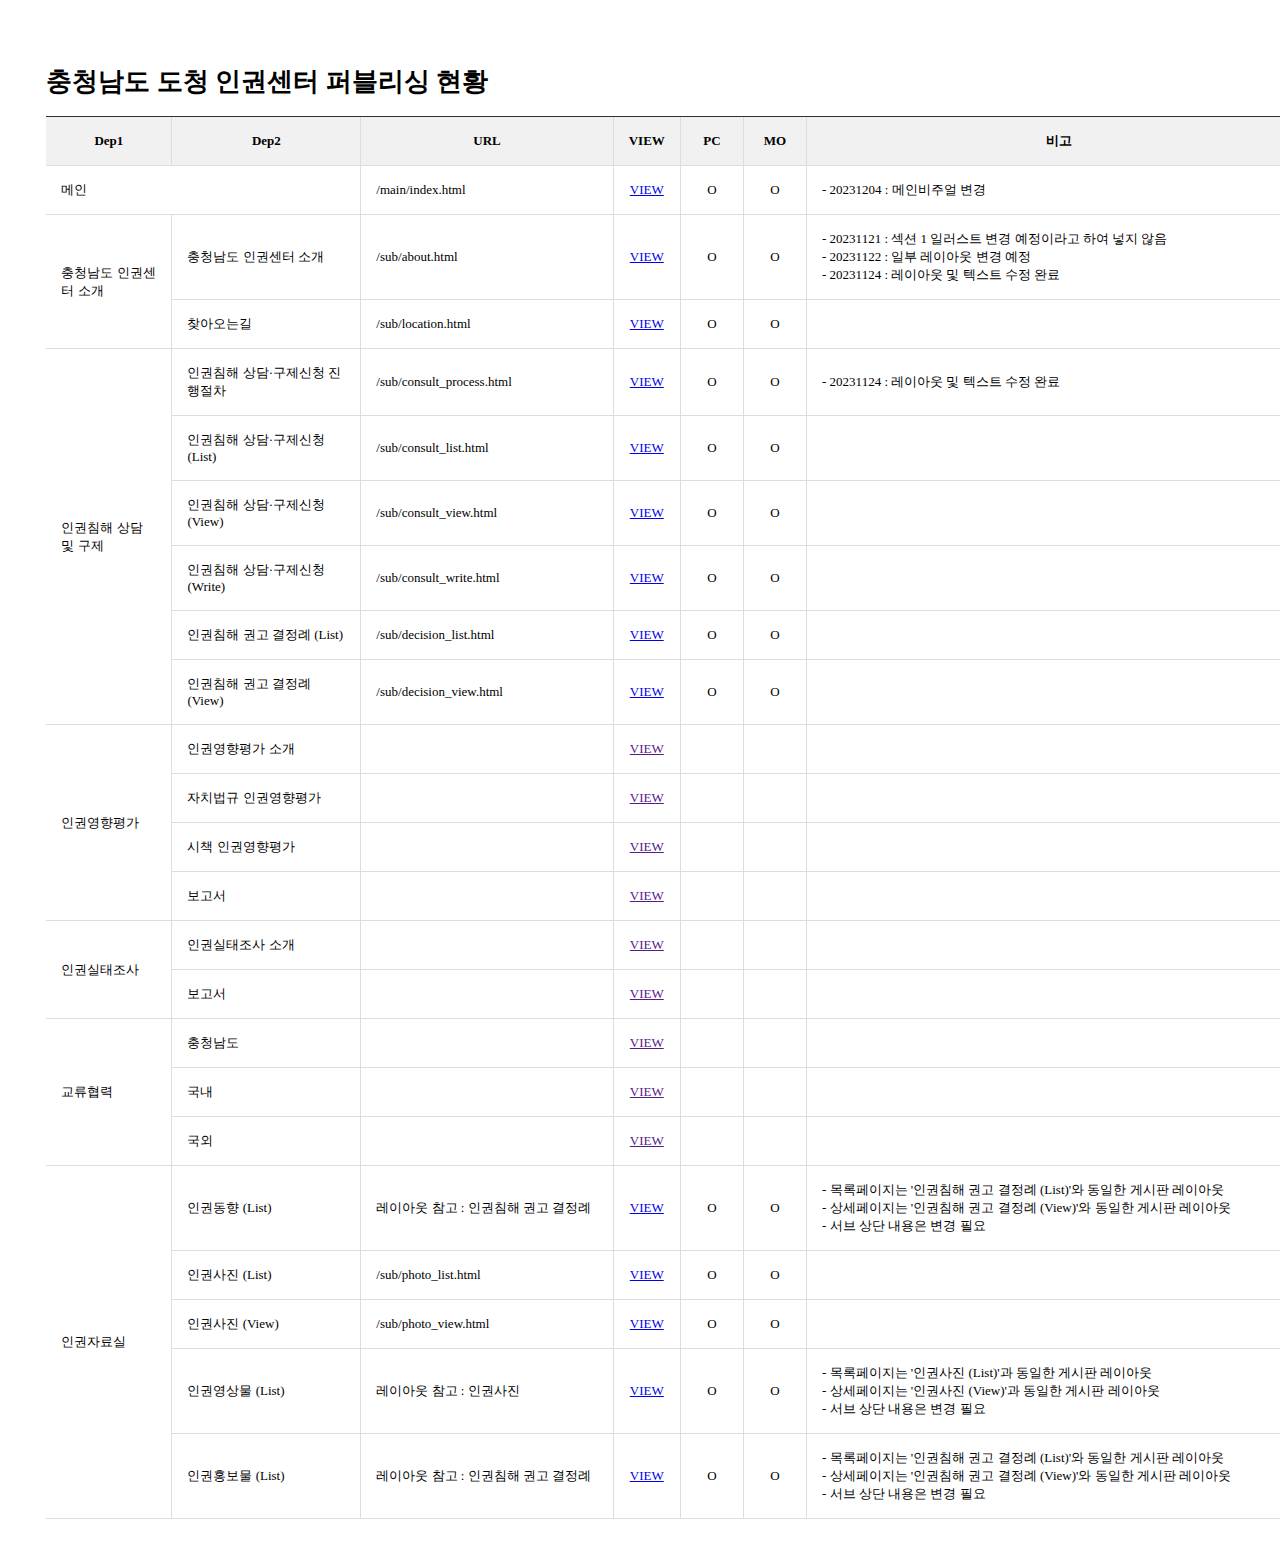
<file: index.html>
<!DOCTYPE html>
<html lang="ko">

<head>
  <meta charset="UTF-8">
  <meta name="viewport" content="width=device-width, initial-scale=1.0">
  <title>충청남도 인권센터 퍼블리싱 현황</title>
</head>

<style>
  /* html {
    background: url('https://picsum.photos/id/74/2500/1500') no-repeat center / cover;
  } */

  .markup-wr {
    max-width: calc(1600px + 6vw);
    width: 100%;
    padding: 3vw;
    margin: auto;
    font-size: 13px;
  }

  .markup-table {
    width: 100%;
    border-spacing: 0px;
    border-collapse: separate;
    border-top: 1px solid #333;
  }

  .markup-table th,
  .markup-table td {
    padding: 15px;
    border-bottom: 1px solid #ddd;
    border-right: 1px solid #ddd;
  }

  .markup-table th {
    background-color: #f1f1f1;
  }

  .markup-table td {
    background-color: #fff;
  }

  .markup-table th:last-child {
    border-right: 0;
  }

  .markup-table td:last-child {
    border-right: 0;
  }

  .center {
    text-align: center;
  }
</style>


<body>

  <div class="markup-wr">
    <h1>충청남도 도청 인권센터 퍼블리싱 현황</h1>
    <table class="markup-table">
      <colgroup>
        <col width="10%">
        <col width="15%">
        <col width="20%">
        <col width="5%">
        <col width="5%">
        <col width="5%">
        <col width="40%">
      </colgroup>
      <thead>
        <tr>
          <th>Dep1</th>
          <th>Dep2</th>
          <th>URL</th>
          <th>VIEW</th>
          <th>PC</th>
          <th>MO</th>
          <th>비고</th>
        </tr>
      </thead>
      <tbody>
        <tr>
          <td colspan="2">메인</td>
          <td>/main/index.html</td>
          <td class="center"><a href="./main/index.html" target="_blank">VIEW</a></td>
          <td class="center">O</td>
          <td class="center">O</td>
          <td>- 20231204 : 메인비주얼 변경</td>
        </tr>
        <tr>
          <td rowspan="2">충청남도 인권센터 소개</td>
          <td>충청남도 인권센터 소개</td>
          <td>/sub/about.html</td>
          <td class="center"><a href="./sub/about.html" target="_blank">VIEW</a></td>
          <td class="center">O</td>
          <td class="center">O</td>
          <td>- 20231121 : 섹션 1 일러스트 변경 예정이라고 하여 넣지 않음 <br> - 20231122 : 일부 레이아웃 변경 예정 <br> - 20231124 : 레이아웃 및 텍스트 수정 완료</td>
        </tr>
        <tr>
          <td>찾아오는길</td>
          <td>/sub/location.html</td>
          <td class="center"><a href="./sub/location.html" target="_blank">VIEW</a></td>
          <td class="center">O</td>
          <td class="center">O</td>
          <td></td>
        </tr>
        <tr>
          <td rowspan="6">인권침해 상담 및 구제</td>
          <td>인권침해 상담·구제신청 진행절차</td>
          <td>/sub/consult_process.html</td>
          <td class="center"><a href="./sub/consult_process.html" target="_blank">VIEW</a></td>
          <td class="center">O</td>
          <td class="center">O</td>
          <td>- 20231124 : 레이아웃 및 텍스트 수정 완료</td>
        </tr>
        <tr>
          <td>인권침해 상담·구제신청 (List)</td>
          <td>/sub/consult_list.html</td>
          <td class="center"><a href="./sub/consult_list.html" target="_blank">VIEW</a></td>
          <td class="center">O</td>
          <td class="center">O</td>
          <td></td>
        </tr>
        <tr>
          <td>인권침해 상담·구제신청 (View)</td>
          <td>/sub/consult_view.html</td>
          <td class="center"><a href="./sub/consult_view.html" target="_blank">VIEW</a></td>
          <td class="center">O</td>
          <td class="center">O</td>
          <td></td>
        </tr>
        <tr>
          <td>인권침해 상담·구제신청 (Write)</td>
          <td>/sub/consult_write.html</td>
          <td class="center"><a href="./sub/consult_write.html" target="_blank">VIEW</a></td>
          <td class="center">O</td>
          <td class="center">O</td>
          <td></td>
        </tr>
        <tr>
          <td>인권침해 권고 결정례 (List)</td>
          <td>/sub/decision_list.html</td>
          <td class="center"><a href="./sub/decision_list.html" target="_blank">VIEW</a></td>
          <td class="center">O</td>
          <td class="center">O</td>
          <td></td>
        </tr>
        <tr>
          <td>인권침해 권고 결정례 (View)</td>
          <td>/sub/decision_view.html</td>
          <td class="center"><a href="./sub/decision_view.html" target="_blank">VIEW</a></td>
          <td class="center">O</td>
          <td class="center">O</td>
          <td></td>
        </tr>
        <tr>
          <td rowspan="4">인권영향평가</td>
          <td>인권영향평가 소개</td>
          <td></td>
          <td class="center"><a href="" target="_blank">VIEW</a></td>
          <td class="center"></td>
          <td class="center"></td>
          <td></td>
        </tr>
        <tr>
          <td>자치법규 인권영향평가</td>
          <td></td>
          <td class="center"><a href="" target="_blank">VIEW</a></td>
          <td class="center"></td>
          <td class="center"></td>
          <td></td>
        </tr>
        <tr>
          <td>시책 인권영향평가</td>
          <td></td>
          <td class="center"><a href="" target="_blank">VIEW</a></td>
          <td class="center"></td>
          <td class="center"></td>
          <td></td>
        </tr>
        <tr>
          <td>보고서</td>
          <td></td>
          <td class="center"><a href="" target="_blank">VIEW</a></td>
          <td class="center"></td>
          <td class="center"></td>
          <td></td>
        </tr>
        <tr>
          <td rowspan="2">인권실태조사</td>
          <td>인권실태조사 소개</td>
          <td></td>
          <td class="center"><a href="" target="_blank">VIEW</a></td>
          <td class="center"></td>
          <td class="center"></td>
          <td></td>
        </tr>
        <tr>
          <td>보고서</td>
          <td></td>
          <td class="center"><a href="" target="_blank">VIEW</a></td>
          <td class="center"></td>
          <td class="center"></td>
          <td></td>
        </tr>
        <tr>
          <td rowspan="3">교류협력</td>
          <td>충청남도 </td>
          <td></td>
          <td class="center"><a href="" target="_blank">VIEW</a></td>
          <td class="center"></td>
          <td class="center"></td>
          <td></td>
        </tr>
        <tr>
          <td>국내</td>
          <td></td>
          <td class="center"><a href="" target="_blank">VIEW</a></td>
          <td class="center"></td>
          <td class="center"></td>
          <td></td>
        </tr>
        <tr>
          <td>국외</td>
          <td></td>
          <td class="center"><a href="" target="_blank">VIEW</a></td>
          <td class="center"></td>
          <td class="center"></td>
          <td></td>
        </tr>
        <tr>
          <td rowspan="5">인권자료실</td>
          <td>인권동향 (List)</td>
          <td>레이아웃 참고 : 인권침해 권고 결정례</td>
          <td class="center"><a href="./sub/decision_list.html" target="_blank">VIEW</a></td>
          <td class="center">O</td>
          <td class="center">O</td>
          <td>- 목록페이지는 '인권침해 권고 결정례 (List)'와 동일한 게시판 레이아웃 <br> - 상세페이지는 '인권침해 권고 결정례 (View)'와 동일한 게시판 레이아웃 <br> - 서브 상단 내용은 변경 필요</td>
        </tr>
        <tr>
          <td>인권사진 (List)</td>
          <td>/sub/photo_list.html</td>
          <td class="center"><a href="./sub/photo_list.html" target="_blank">VIEW</a></td>
          <td class="center">O</td>
          <td class="center">O</td>
          <td></td>
        </tr>
        <tr>
          <td>인권사진 (View)</td>
          <td>/sub/photo_view.html</td>
          <td class="center"><a href="./sub/photo_view.html" target="_blank">VIEW</a></td>
          <td class="center">O</td>
          <td class="center">O</td>
          <td></td>
        </tr>
        <tr>
          <td>인권영상물 (List)</td>
          <td>레이아웃 참고 : 인권사진</td>
          <td class="center"><a href="./sub/photo_list.html" target="_blank">VIEW</a></td>
          <td class="center">O</td>
          <td class="center">O</td>
          <td>- 목록페이지는 '인권사진 (List)'과 동일한 게시판 레이아웃 <br> - 상세페이지는 '인권사진 (View)'과 동일한 게시판 레이아웃 <br> - 서브 상단 내용은 변경 필요 </td>
        </tr>
        <tr>
          <td>인권홍보물 (List)</td>
          <td>레이아웃 참고 : 인권침해 권고 결정례</td>
          <td class="center"><a href="./sub/decision_list.html" target="_blank">VIEW</a></td>
          <td class="center">O</td>
          <td class="center">O</td>
          <td>- 목록페이지는 '인권침해 권고 결정례 (List)'와 동일한 게시판 레이아웃 <br> - 상세페이지는 '인권침해 권고 결정례 (View)'와 동일한 게시판 레이아웃 <br> - 서브 상단 내용은 변경 필요</td>
        </tr>
      </tbody>
    </table>
  </div>
</body>

</html>
</file>
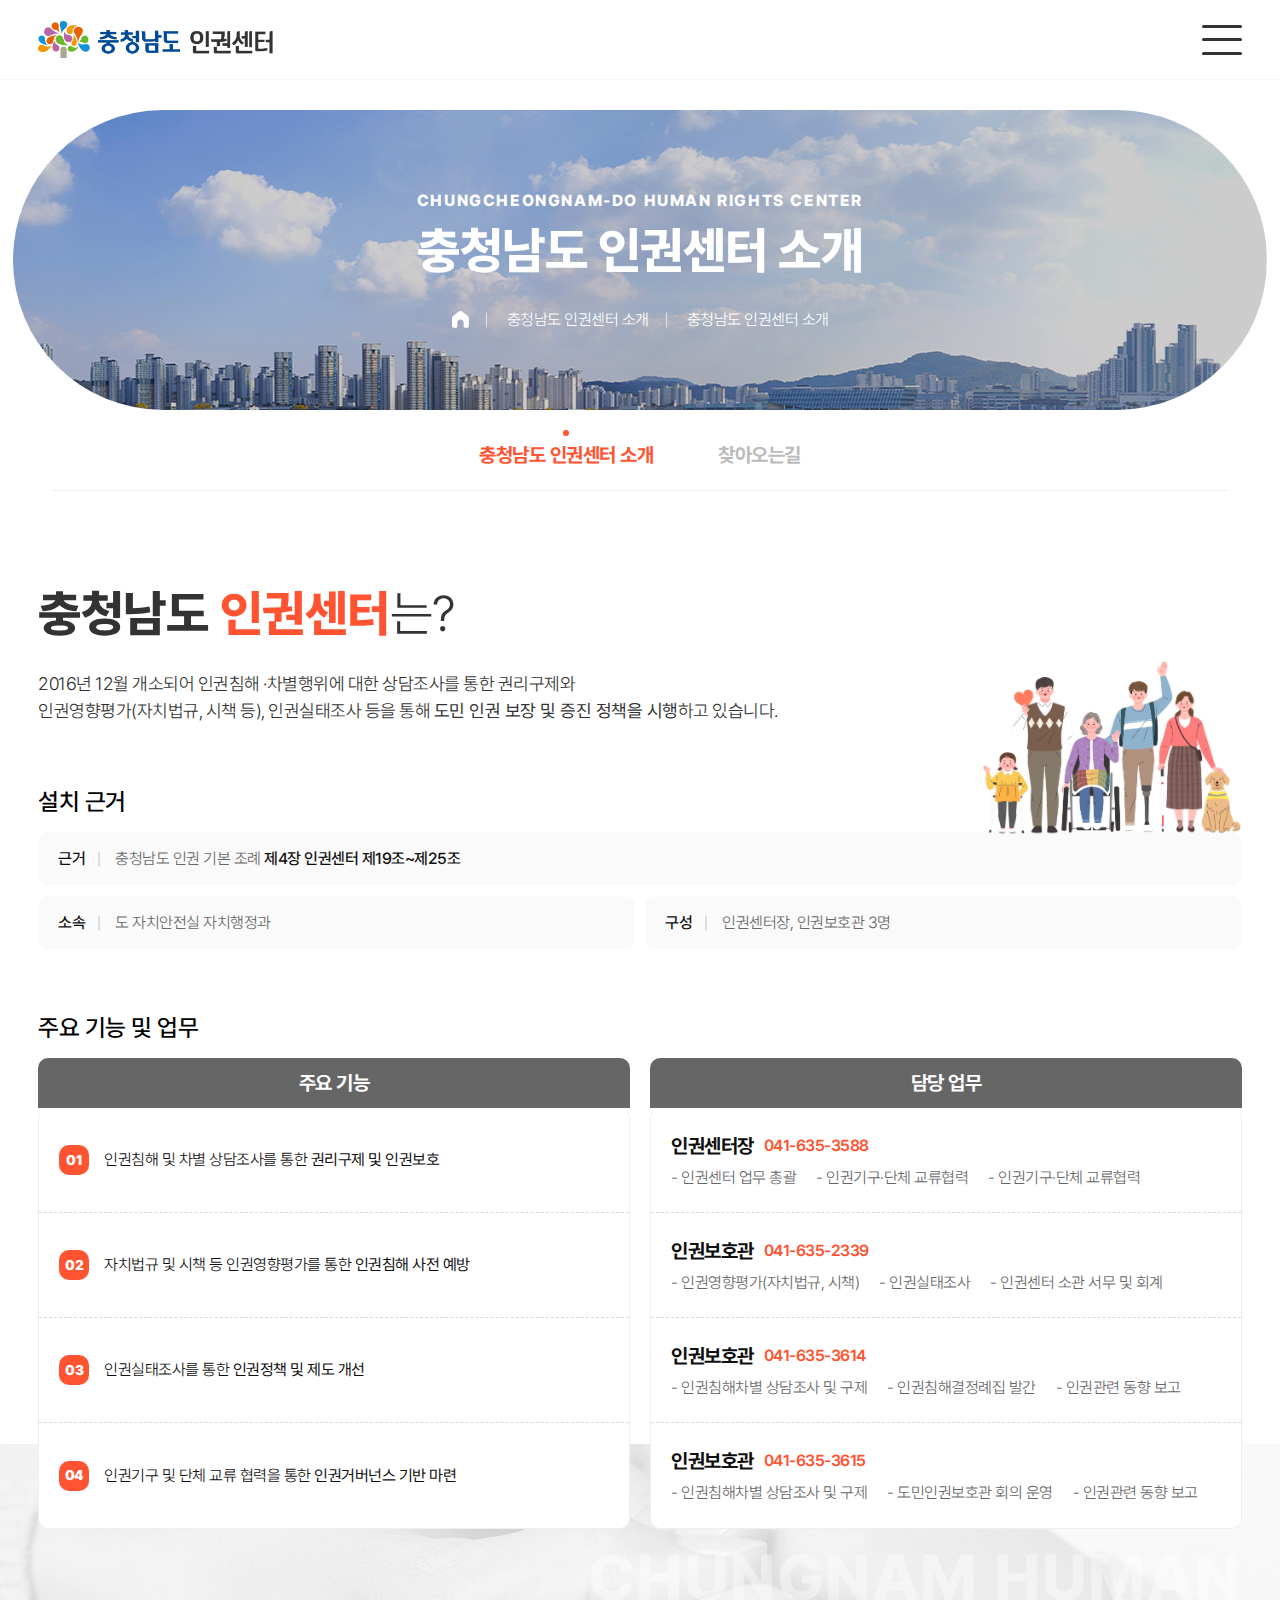
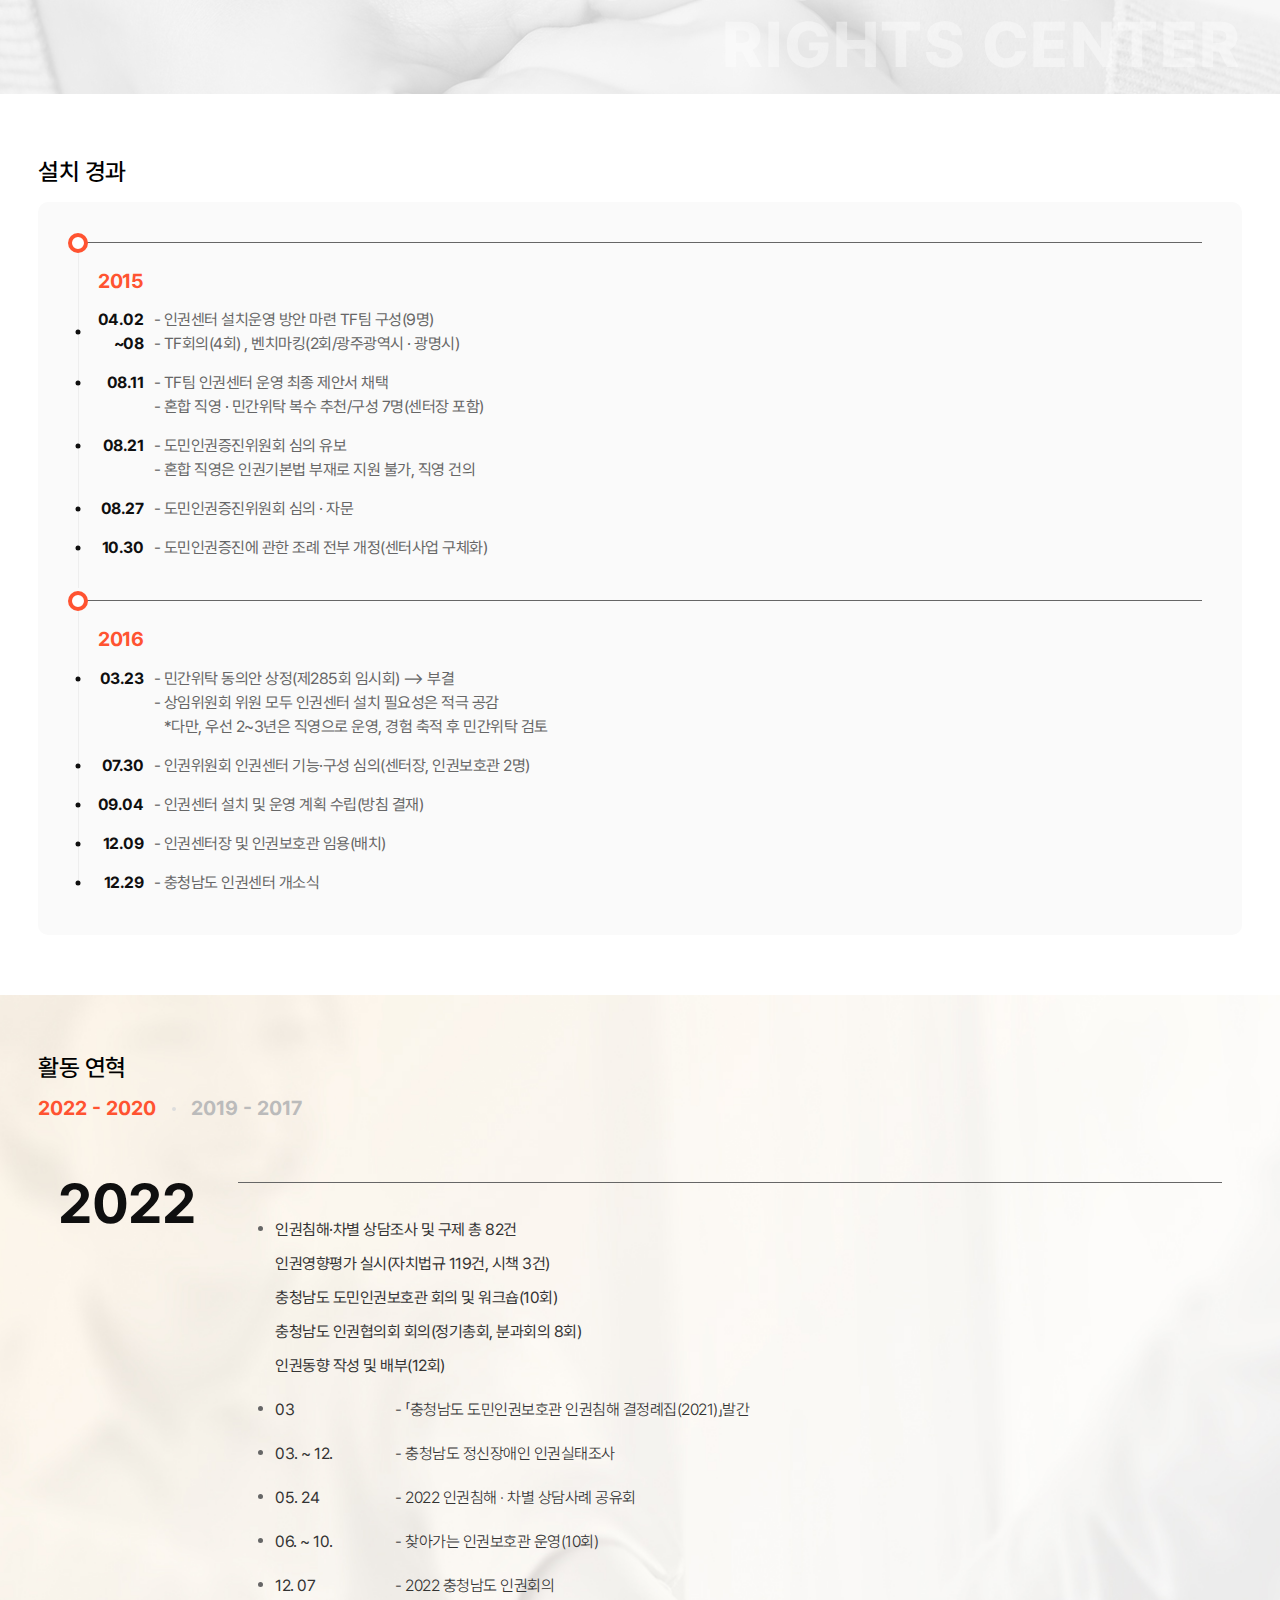
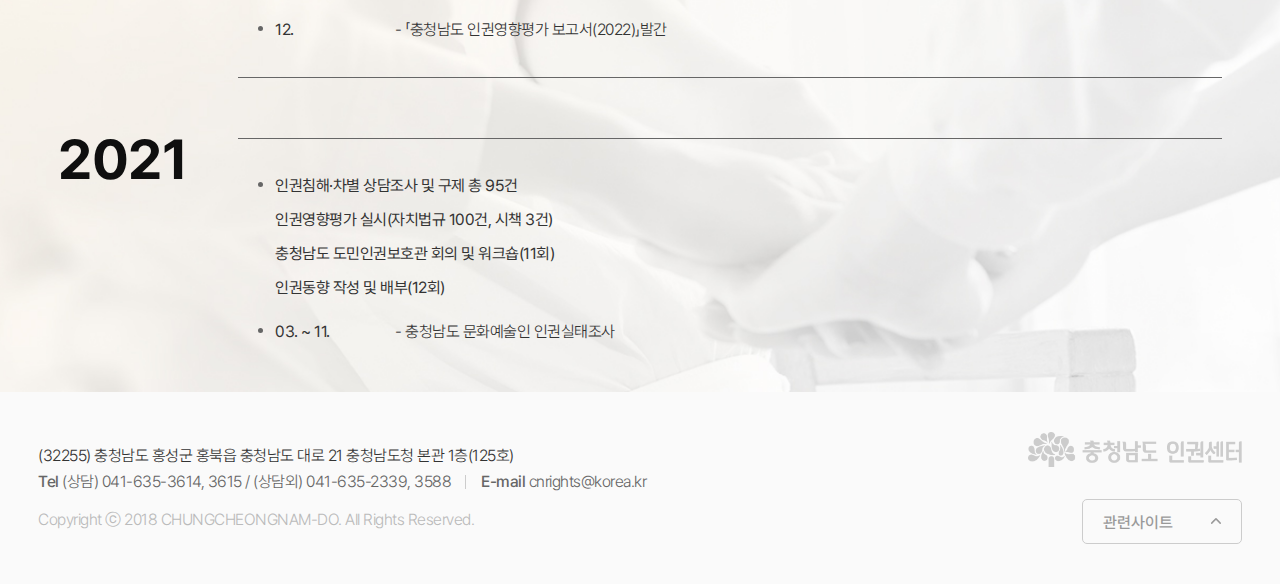
<file: sub/about.html>
<!DOCTYPE html>
<html lang="ko">

<head>
  <meta charset="UTF-8">
  <meta name="viewport" content="width=device-width, initial-scale=1.0">
  <title>충청남도 인권센터 > 충청남도  인권센터 소개</title>
  <!-- css { -->
  <link rel="stylesheet" href="../humanrights/plugin/swiper/swiper-bundle.min.css">
  <link rel="stylesheet" href="../humanrights/css/common.css">
  <link rel="stylesheet" href="../humanrights/css/fonts.css">
  <link rel="stylesheet" href="../humanrights/css/normal.css">
  <link rel="stylesheet" href="../humanrights/css/responsive.css">
  <!-- } css -->
  <!-- js { -->
  <script src="../humanrights/js/jquery-3.7.0.min.js"></script>
  <script src="../humanrights/plugin/swiper/swiper-bundle.min.js"></script>
  <script src="../humanrights/plugin/matchheight/jquery.matchHeight.js"></script>
  <script src="../humanrights/js/normal.js"></script>
  <!-- } js -->
</head>

<!-- header, footer 임시 인클루드 -->
<script>
  $(document).ready(function () {
    $('#header-loaction').load("../include/header.html");
  });
  $(document).ready(function () {
    $('#footer-loaction').load("../include/footer.html");
  });
</script>

<body>

  <!-- header 임시 인클루드 { -->
  <div id="header-loaction"></div>
  <!-- } header 임시 인클루드 -->

  <!-- sub contents { -->
  <div id="container" class="container">

    <!-- sub top { -->
    <div class="sub-top">
      <div class="sub-visual">
        <div class="sub-visual-bg">
          <img src="../humanrights/images/img-subvs_bg1.jpg" alt="">
        </div>
        <div class="sub-visual-txt-wr fw-800">
          <p class="sub-visual-txt">Chungcheongnam-do Human Rights Center</p>
          <p class="sub-visual-title">충청남도  인권센터 소개</p>
        </div>
        <ul class="sub-breadcrumb">
          <li>
            <a href="../main/index.html"><img src="../humanrights/images/icon-home.png" alt=""></a>
          </li>
          <li>
            <span>충청남도  인권센터 소개</span>
          </li>
          <li>
            <span>충청남도  인권센터 소개</span>
          </li>
        </ul>
      </div>
      <div class="sub-location">
        <button type="button" class="sub-location-btn">
          충청남도  인권센터 소개
        </button>
        <div class="wrapper">
        <ul class="sub-location-ul">
            <li class="sub-location-li active">
              <a href="">충청남도  인권센터 소개</a>
            </li>
            <li class="sub-location-li">
              <a href="">찾아오는길</a>
            </li>
          </ul>
        </div>
      </div>
    </div>
    <!-- } sub top -->

    <div class="sub content">
      <div class="wrapper">
        <div class="sub-title-con">
          <div class="sub-title-wr">
            <p class="sub-title"><span class="fw-800">충청남도</span> <span class="fw-800 maincolor">인권센터</span>는?</p>
            <p class="sub-title-info">
              2016년 12월 개소되어 인권침해 ·차별행위에 대한 상담조사를 통한 권리구제와 <br> 인권영향평가(자치법규, 시책 등), 인권실태조사 등을 통해 <b>도민 인권 보장 및 증진 정책을 시행</b>하고 있습니다.
            </p>
          </div>
        </div>
      </div>
      <div class="subsec about-sec about-sec--1">
        <div class="wrapper">
          <p class="sub-sec-title">설치 근거</p>
          <ul class="about-info-ul">
            <li class="about-info-li full">
              <span>근거</span>충청남도 인권 기본 조례 <b>제4장 인권센터 제19조~제25조</b>
            </li>
            <li class="about-info-li half">
              <span>소속</span>도 자치안전실 자치행정과
            </li>
            <li class="about-info-li half">
              <span>구성</span>인권센터장, 인권보호관 3명
            </li>
          </ul>
        </div>
      </div>
      <div class="subsec about-sec about-sec--2">
        <div class="wrapper">
          <p class="sub-sec-title">주요 기능 및 업무</p>
          <div class="about-part-wr">
            <div class="about-part-box about-func-box">
              <p class="about-part-title">주요 기능</p>
              <ul class="about-part-ul">
                <li class="about-part-li">  
                  <p class="about-func-num">01</p>
                  <p class="about-func-txt">인권침해 및 차별 상담조사를 통한 <b>권리구제 및 인권보호</b></p>
                </li>
                <li class="about-part-li">  
                  <p class="about-func-num">02</p>
                  <p class="about-func-txt">자치법규 및 시책 등 인권영향평가를 통한 <b>인권침해 사전 예방</b></p>
                </li>
                <li class="about-part-li">  
                  <p class="about-func-num">03</p>
                  <p class="about-func-txt">인권실태조사를 통한 <b>인권정책 및 제도 개선</b></p>
                </li>
                <li class="about-part-li">  
                  <p class="about-func-num">04</p>
                  <p class="about-func-txt">인권기구 및 단체 교류 협력을 통한 <b>인권거버넌스 기반 마련</b></p>
                </li>
              </ul>
            </div>
            <div class="about-part-box about-charge-box">
              <p class="about-part-title">담당 업무</p>
              <ul class="about-part-ul">
                <li class="about-part-li">
                  <div class="about-charge-top">
                    <p class="about-charge-tit">인권센터장</p>
                    <p class="about-charge-tel">041-635-3588</p>
                  </div>
                  <div class="about-charge-cnt">
                    <p class="txt">- 인권센터 업무 총괄</p>
                    <p class="txt">- 인권기구·단체 교류협력</p>
                    <p class="txt">- 인권기구·단체 교류협력 </p>
                  </div>
                </li>
                <li class="about-part-li">
                  <div class="about-charge-top">
                    <p class="about-charge-tit">인권보호관</p>
                    <p class="about-charge-tel">041-635-2339</p>
                  </div>
                  <div class="about-charge-cnt">
                    <p class="txt">- 인권영향평가(자치법규, 시책) </p>
                    <p class="txt">- 인권실태조사</p>
                    <p class="txt">- 인권센터 소관 서무 및 회계</p>
                  </div>
                </li>
                <li class="about-part-li">
                  <div class="about-charge-top">
                    <p class="about-charge-tit">인권보호관</p>
                    <p class="about-charge-tel">041-635-3614</p>
                  </div>
                  <div class="about-charge-cnt">
                    <p class="txt">- 인권침해차별 상담조사 및 구제</p>
                    <p class="txt">- 인권침해결정례집 발간</p>
                    <p class="txt">- 인권관련 동향 보고</p>
                  </div>
                </li>
                <li class="about-part-li">
                  <div class="about-charge-top">
                    <p class="about-charge-tit">인권보호관</p>
                    <p class="about-charge-tel">041-635-3615</p>
                  </div>
                  <div class="about-charge-cnt">
                    <p class="txt">- 인권침해차별 상담조사 및 구제</p>
                    <p class="txt">- 도민인권보호관 회의 운영</p>
                    <p class="txt">- 인권관련 동향 보고</p>
                  </div>
                </li>
              </ul>
            </div>
          </div>
          <div class="about-func-bigtxt">
            Chungnam Human <br> Rights Center
          </div>
        </div>
      </div>
      <div class="subsec about-sec about-sec--3">
        <div class="wrapper">
          <p class="sub-sec-title">설치 경과</p>
          <div class="about-process-box">
            <ul class="about-process-ul">
              <li class="about-process-li">
                <p class="about-process-year">2015</p>
                <div class="about-process-txt-wr">
                  <div class="about-process-txt-l">
                    <p class="about-process-date">
                      04.02 <br> ~08
                    </p>
                  </div>
                  <div class="about-process-txt-r">
                    <p class="about-process-txt">- 인권센터 설치운영 방안 마련 TF팀 구성(9명)</p>
                    <p class="about-process-txt">- TF회의(4회) , 벤치마킹(2회/광주광역시 · 광명시)</p>
                  </div>
                </div>
                <div class="about-process-txt-wr">
                  <div class="about-process-txt-l">
                    <p class="about-process-date">
                      08.11
                    </p>
                  </div>
                  <div class="about-process-txt-r">
                    <p class="about-process-txt">- TF팀 인권센터 운영 최종 제안서 채택</p>
                    <p class="about-process-txt">- 혼합 직영 · 민간위탁 복수 추천/구성 7명(센터장 포함)</p>
                  </div>
                </div>
                <div class="about-process-txt-wr">
                  <div class="about-process-txt-l">
                    <p class="about-process-date">
                      08.21
                    </p>
                  </div>
                  <div class="about-process-txt-r">
                    <p class="about-process-txt">- 도민인권증진위원회 심의 유보</p>
                    <p class="about-process-txt">- 혼합 직영은 인권기본법 부재로 지원 불가, 직영 건의</p>
                  </div>
                </div>
                <div class="about-process-txt-wr">
                  <div class="about-process-txt-l">
                    <p class="about-process-date">
                      08.27
                    </p>
                  </div>
                  <div class="about-process-txt-r">
                    <p class="about-process-txt">- 도민인권증진위원회 심의 · 자문</p>
                  </div>
                </div>
                <div class="about-process-txt-wr">
                  <div class="about-process-txt-l">
                    <p class="about-process-date">
                      10.30
                    </p>
                  </div>
                  <div class="about-process-txt-r">
                    <p class="about-process-txt">- 도민인권증진에 관한 조례 전부 개정(센터사업 구체화)</p>
                  </div>
                </div>
              </li>
              <li class="about-process-li">
                <p class="about-process-year">2016</p>
                <div class="about-process-txt-wr">
                  <div class="about-process-txt-l">
                    <p class="about-process-date">
                      03.23
                    </p>
                  </div>
                  <div class="about-process-txt-r">
                    <p class="about-process-txt">- 민간위탁 동의안 상정(제285회 임시회) ⟶ 부결</p>
                    <p class="about-process-txt">- 상임위원회 위원 모두 인권센터 설치 필요성은 적극 공감</p>
                    <p class="about-process-txt space">*다만, 우선 2~3년은 직영으로 운영, 경험 축적 후 민간위탁 검토</p>
                  </div>
                </div>
                <div class="about-process-txt-wr">
                  <div class="about-process-txt-l">
                    <p class="about-process-date">
                      07.30
                    </p>
                  </div>
                  <div class="about-process-txt-r">
                    <p class="about-process-txt">- 인권위원회 인권센터 기능·구성 심의(센터장, 인권보호관 2명)</p>
                  </div>
                </div>
                <div class="about-process-txt-wr">
                  <div class="about-process-txt-l">
                    <p class="about-process-date">
                      09.04
                    </p>
                  </div>
                  <div class="about-process-txt-r">
                    <p class="about-process-txt">- 인권센터 설치 및 운영 계획 수립(방침 결재)</p>
                  </div>
                </div>
                <div class="about-process-txt-wr">
                  <div class="about-process-txt-l">
                    <p class="about-process-date">
                      12.09
                    </p>
                  </div>
                  <div class="about-process-txt-r">
                    <p class="about-process-txt">- 인권센터장 및 인권보호관 임용(배치)</p>
                  </div>
                </div>
                <div class="about-process-txt-wr">
                  <div class="about-process-txt-l">
                    <p class="about-process-date">
                      12.29
                    </p>
                  </div>
                  <div class="about-process-txt-r">
                    <p class="about-process-txt">- 충청남도 인권센터 개소식</p>
                  </div>
                </div>
              </li>
            </ul>
          </div>
        </div>
      </div>
      <div class="subsec about-sec about-sec--4">
        <div class="wrapper">
          <p class="sub-sec-title">활동 연혁</p>
          <ul class="about-history-cate">
            <li class="active" data-link="history2"><button type="button" class="cate-link">2022 - 2020</button></li>
            <li data-link="history1"><button type="button" class="cate-link">2019 - 2017</button></li>
          </ul>
          <div class="about-history-wr">
            <div id="history2" class="about-history-box active">
              <ul class="about-history-ul">
                <li class="about-history-li">
                  <div class="about-history-year">2022</div>
                  <ul class="about-history-cnt-ul">
                    <li class="about-history-cnt-li all">
                      <b>인권침해·차별 상담조사 및 구제 총 82건</b> <b>인권영향평가 실시(자치법규 119건, 시책 3건)</b> <b>충청남도 도민인권보호관 회의 및 워크숍(10회)</b> <b>충청남도 인권협의회 회의(정기총회, 분과회의 8회)</b> <b>인권동향 작성 및 배부(12회)</b>
                    </li>
                    <li class="about-history-cnt-li">
                      <b>03</b><span>- 「충청남도 도민인권보호관 인권침해 결정례집(2021)」발간</span>
                    </li>
                    <li class="about-history-cnt-li">
                      <b>03. ~ 12.</b><span>- 충청남도 정신장애인 인권실태조사</span>
                    </li>
                    <li class="about-history-cnt-li">
                      <b>05. 24</b><span>- 2022 인권침해 · 차별 상담사례 공유회</span>
                    </li>
                    <li class="about-history-cnt-li">
                      <b>06. ~ 10.</b><span>- 찾아가는 인권보호관 운영(10회)</span>
                    </li>
                    <li class="about-history-cnt-li">
                      <b>12. 07</b><span>- 2022 충청남도 인권회의</span>
                    </li>
                    <li class="about-history-cnt-li">
                      <b>12.</b><span>- 「충청남도 인권영향평가 보고서(2022)」발간</span>
                    </li>
                  </ul>
                </li>
                <li class="about-history-li">
                  <div class="about-history-year">2021</div>
                  <ul class="about-history-cnt-ul">
                    <li class="about-history-cnt-li all">
                      <b>인권침해·차별 상담조사 및 구제 총 95건</b> <b>인권영향평가 실시(자치법규 100건, 시책 3건)</b> <b>충청남도 도민인권보호관 회의 및 워크숍(11회)</b> <b>인권동향 작성 및 배부(12회)</b>
                    </li>
                    <li class="about-history-cnt-li">
                      <b>03. ~ 11.</b><span>- 충청남도 문화예술인 인권실태조사</span>
                    </li>
                    <li class="about-history-cnt-li">
                      <b>05. ~ 08.</b><span>- 도민 인권증진 민관협력 실무협의회(2회)</span>
                    </li>
                    <li class="about-history-cnt-li">
                      <b>06.</b><span>- 「충청남도 도민인권보호관 인권침해 결정례집(2020)」발간</span>
                    </li>
                    <li class="about-history-cnt-li">
                      <b>07. ~ 12.</b><span>- 찾아가는 인권보호관 운영(6회)</span>
                    </li>
                    <li class="about-history-cnt-li">
                      <b>08. 27</b><span>- 제2기 충청남도 비상임 인권보호관 위촉(노동, 장애인, 이주민, 여성, 법률 전문가 6명)</span>
                    </li>
                    <li class="about-history-cnt-li">
                      <b>10. 14</b><span>- 충청남도 인권협의회 발족식 및 워크숍</span>
                    </li>
                    <li class="about-history-cnt-li">
                      <b>10. ~ 12.</b><span>- 충청남도 인권협의회 분과회의(4회, 4개분과)</span>
                    </li>
                    <li class="about-history-cnt-li">
                      <b>12. 10</b><span>- 2021 충청남도 인권회의</span>
                    </li>
                    <li class="about-history-cnt-li">
                      <b>12.</b><span>- 「충청남도 인권영향평가 보고서(2021)」발간</span>
                    </li>
                  </ul>
                </li>
                <li class="about-history-li">
                  <div class="about-history-year">2020</div>
                  <ul class="about-history-cnt-ul">
                    <li class="about-history-cnt-li all">
                      <b>인권침해·차별 상담조사 및 구제 총 65건</b> <b>인권영향평가 실시(자치법규 110건, 시책 1건, 공공건축물 1건, 종합사회복지관 규정 2개소, 장애인직업재활시설 규정 3개소)</b> <b>충청남도 도민인권보호관 회의 및 워크숍(9회)</b> <b>인권동향 작성 및 배부(12회)</b>
                    </li>
                    <li class="about-history-cnt-li">
                      <b>03. ~ 11.</b><span>- 충청남도 북한이탈여성 인권실태조사</span>
                    </li>
                    <li class="about-history-cnt-li">
                      <b>05. ~ 08.</b><span>- 도민 인권증진 민관협력 간담회 등(4회)</span>
                    </li>
                    <li class="about-history-cnt-li">
                      <b>07. ~ 12.</b><span>- 도내 직장운동경기부 인권침해 및 성폭력 긴급 실태조사</span>
                    </li>
                    <li class="about-history-cnt-li">
                      <b>07. 16</b><span>- 찾아가는 인권보호관 운영</span>
                    </li>
                    <li class="about-history-cnt-li">
                      <b>10. 14</b><span>- 2020 충청남도  인권사례 컨퍼런스</span>
                    </li>
                    <li class="about-history-cnt-li">
                      <b>12. 17</b><span>- 2020 충청남도 시책 인권영향평가 결과 토론회</span>
                    </li>
                    <li class="about-history-cnt-li">
                      <b>12. 18</b><span>- 충청남도 스포츠 인권침해 실태조사 결과 보고회</span>
                    </li>
                    <li class="about-history-cnt-li">
                      <b>12.</b><span>- 「충청남도 인권영향평가 보고서(2020)」발간</span>
                    </li>
                  </ul>
                </li>
              </ul>
            </div>
            <div id="history1" class="about-history-box">
              <ul class="about-history-ul">
                <li class="about-history-li">
                  <div class="about-history-year">2019</div>
                  <ul class="about-history-cnt-ul">
                    <li class="about-history-cnt-li all">
                      <b>인권침해·차별 상담조사 및 구제 총 34건</b> <b>인권영향평가 실시(자치법규 51건, 시책 3건)</b> <b>충청남도 도민인권보호관 회의 및 워크숍(8회)</b> <b>인권동향 작성 및 배부(12회)</b>
                    </li>
                    <li class="about-history-cnt-li">
                      <b>04. ~ 11.</b><span>- 충청남도 장애인 이동권 실태조사</span>
                    </li>
                    <li class="about-history-cnt-li">
                      <b>08. 27</b><span>- 제1기 충청남도 비상임 인권보호관 위촉(노동, 장애인, 이주민, 여성, 법률 전문가 5명)</span>
                    </li>
                    <li class="about-history-cnt-li">
                      <b>12. 19</b><span>- 2019 충청남도 시책 인권영향평가 결과 토론회</span>
                    </li>
                    <li class="about-history-cnt-li">
                      <b>12.</b><span>- 「충청남도 인권센터 인권침해 결정례집(2017~2019)」발간</span>
                    </li>
                    <li class="about-history-cnt-li">
                      <b>12.</b><span>- 「충청남도 인권영향평가 보고서(2019)」발간</span>
                    </li>
                  </ul>
                </li>
                <li class="about-history-li">
                  <div class="about-history-year">2018</div>
                  <ul class="about-history-cnt-ul">
                    <li class="about-history-cnt-li all">
                      <b>인권침해·차별 상담조사 및 구제 총 22건</b>
                    </li>
                    <li class="about-history-cnt-li">
                      <b>05. 10</b><span>- 「충청남도 도민인권 보호 및 증진에 관한 조례 폐지 조례」공포</span>
                    </li>
                    <li class="about-history-cnt-li">
                      <b>10. 01</b><span>- 「충청남도 인권 기본 조례」제정</span>
                    </li>
                    <li class="about-history-cnt-li">
                      <b>10. 01 ~ 12. 06</b><span>- 출자출연기관 임직원 인권교육</span>
                    </li>
                    <li class="about-history-cnt-li">
                      <b>10.</b><span>- 충청남도 인권옹호기관 등 간담회</span>
                    </li>
                  </ul>
                </li>
                <li class="about-history-li">
                  <div class="about-history-year">2017</div>
                  <ul class="about-history-cnt-ul">
                    <li class="about-history-cnt-li all">
                      <b>인권침해·차별 상담조사 및 구제 총 38건</b> <b>「임용시험 면접과정에서의 인격권과 사생활 비밀 침해의 건」권고</b>
                    </li>
                    <li class="about-history-cnt-li">
                      <b>02. 01 ~ 11. 30</b><span>- 출자출연기관 임직원 인권교육</span>
                    </li>
                    <li class="about-history-cnt-li">
                      <b>03. 24</b><span>- 충청남도  인권교육 모니터단 발대식</span>
                    </li>
                    <li class="about-history-cnt-li">
                      <b>04 .01 ~ 11. 30</b><span>- 충청남도  인권교육 모니터링</span>
                    </li>
                    <li class="about-history-cnt-li">
                      <b>06. 01 ~ 11. 06</b><span>- 충청남도  노인 인권실태조사</span>
                    </li>
                    <li class="about-history-cnt-li">
                      <b>06. 08</b><span>- 지역 순회 역량강화 워크숍(아산)</span>
                    </li>
                    <li class="about-history-cnt-li">
                      <b>09. 27</b><span>- 지역 순회 역량강화 워크숍(보령)</span>
                    </li>
                    <li class="about-history-cnt-li">
                      <b>11. 20</b><span>- 충청남도  인권교육 컨퍼런스</span>
                    </li>
                    <li class="about-history-cnt-li">
                      <b>12. 04</b><span>- 충청남도  인권교육 평가 토론회</span>
                    </li>
                  </ul>
                </li>
              </ul>
            </div>
          </div>
        </div>
      </div>
    </div>

  </div>
  <!-- } main contents -->

  <!-- footer 임시 인클루드 { -->
  <div id="footer-loaction"></div>
  <!-- } footer 임시 인클루드 -->


</body>

</html>
</file>
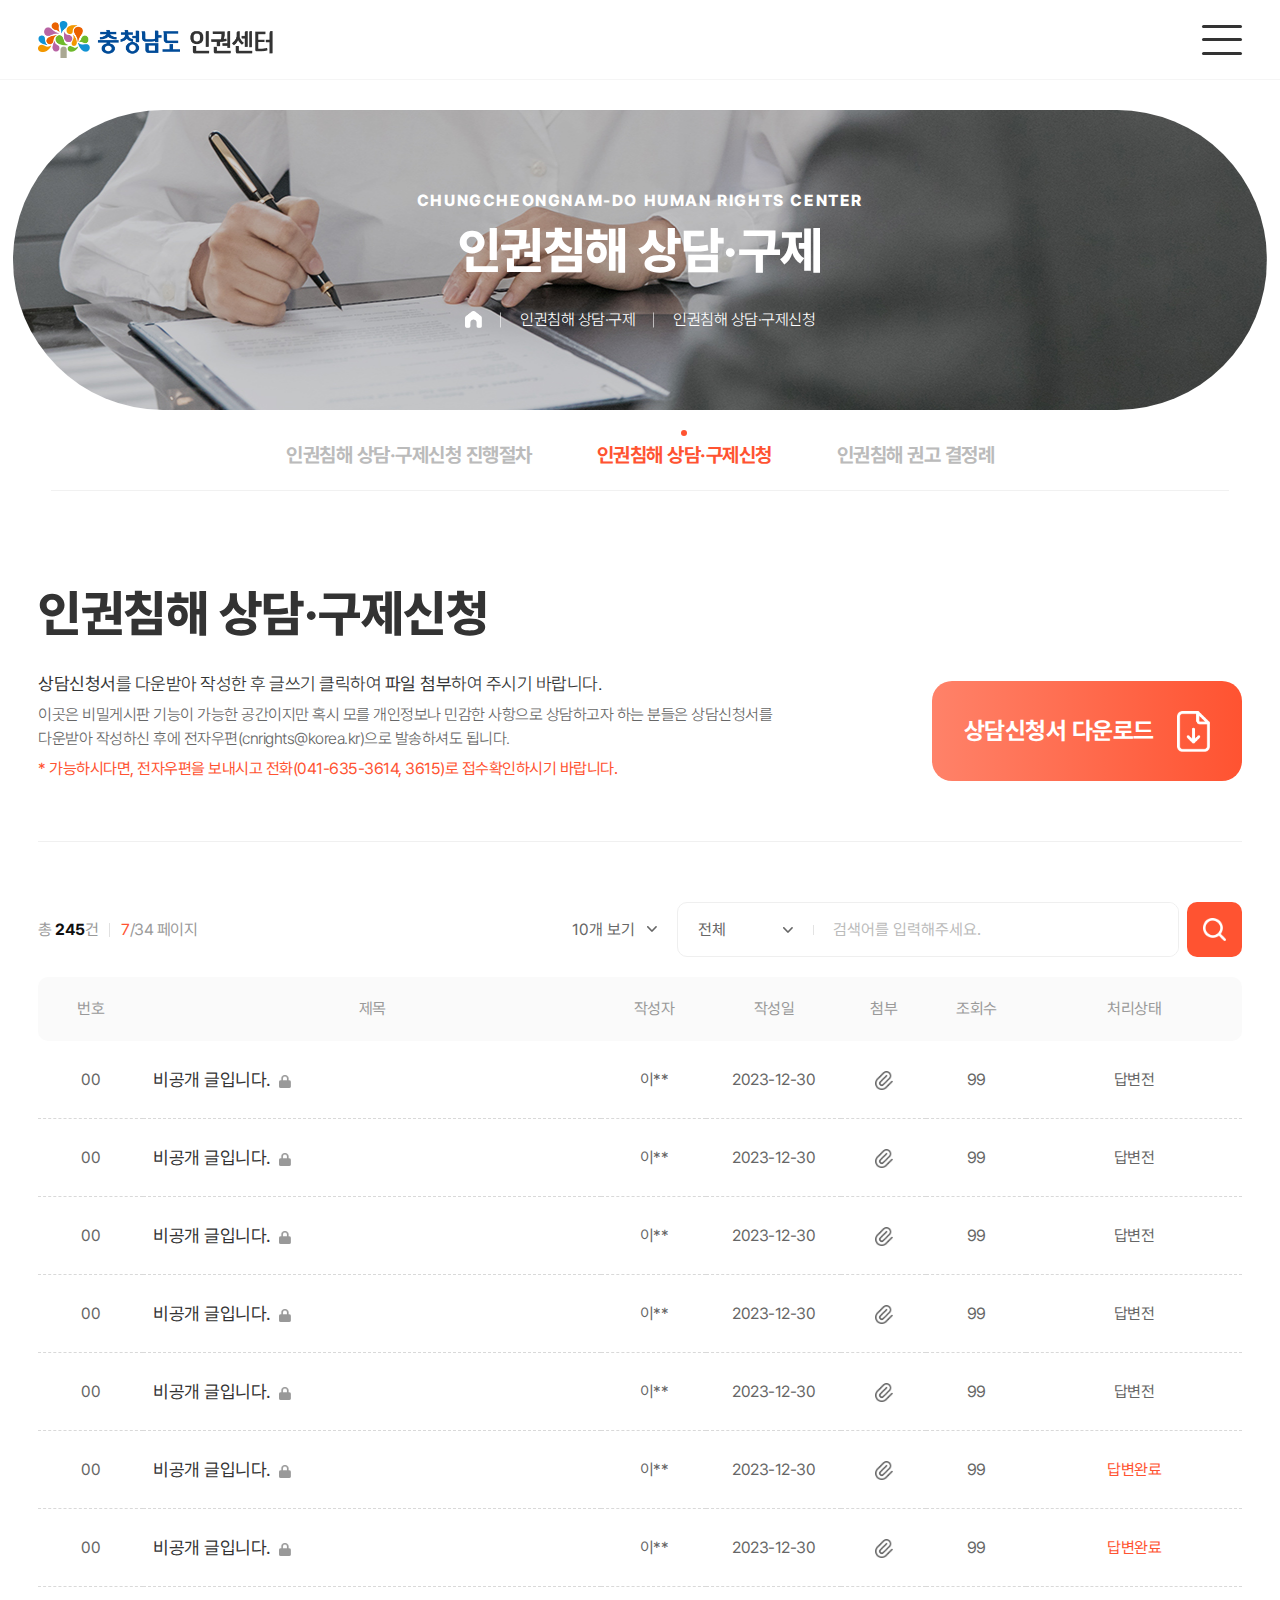
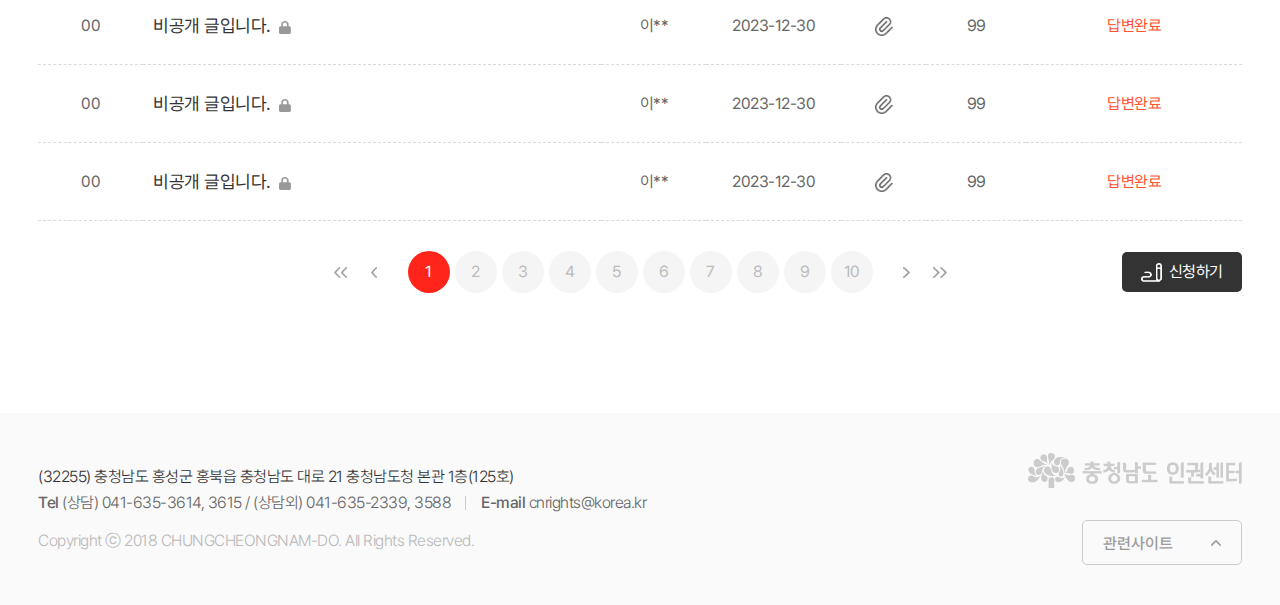
<file: sub/consult_list.html>
<!DOCTYPE html>
<html lang="ko">

<head>
  <meta charset="UTF-8">
  <meta name="viewport" content="width=device-width, initial-scale=1.0">
  <title>충청남도 인권센터 > 인권침해·상담 구제신청 목록</title>
  <!-- css { -->
  <link rel="stylesheet" href="../humanrights/plugin/swiper/swiper-bundle.min.css">
  <link rel="stylesheet" href="../humanrights/css/common.css">
  <link rel="stylesheet" href="../humanrights/css/fonts.css">
  <link rel="stylesheet" href="../humanrights/css/normal.css">
  <link rel="stylesheet" href="../humanrights/css/responsive.css">
  <!-- } css -->
  <!-- js { -->
  <script src="../humanrights/js/jquery-3.7.0.min.js"></script>
  <script src="../humanrights/plugin/swiper/swiper-bundle.min.js"></script>
  <script src="../humanrights/plugin/matchheight/jquery.matchHeight.js"></script>
  <script src="../humanrights/js/normal.js"></script>
  <!-- } js -->
</head>

<!-- header, footer 임시 인클루드 -->
<script>
  $(document).ready(function () {
    $('#header-loaction').load("../include/header.html");
  });
  $(document).ready(function () {
    $('#footer-loaction').load("../include/footer.html");
  });
</script>

<body>

  <!-- header 임시 인클루드 { -->
  <div id="header-loaction"></div>
  <!-- } header 임시 인클루드 -->

  <!-- sub contents { -->
  <div id="container" class="container">

    <!-- sub top { -->
    <div class="sub-top">
      <div class="sub-visual">
        <div class="sub-visual-bg">
          <img src="../humanrights/images/img-subvs_bg2.jpg" alt="">
        </div>
        <div class="sub-visual-txt-wr fw-800">
          <p class="sub-visual-txt">Chungcheongnam-do Human Rights Center</p>
          <p class="sub-visual-title">인권침해 상담·구제</p>
        </div>
        <ul class="sub-breadcrumb">
          <li>
            <a href="../main/index.html"><img src="../humanrights/images/icon-home.png" alt=""></a>
          </li>
          <li>
            <span>인권침해 상담·구제</span>
          </li>
          <li>
            <span>인권침해 상담·구제신청</span>
          </li>
        </ul>
      </div>
      <div class="sub-location">
        <button type="button" class="sub-location-btn">
          인권침해 상담·구제신청
        </button>
        <div class="wrapper">
          <!-- 현재 활성화 된 메뉴 li 태그에 active 클래스 붙이기 -->
          <ul class="sub-location-ul">
            <li class="sub-location-li">
              <a href="">인권침해 상담·구제신청 진행절차</a>
            </li>
            <li class="sub-location-li active">
              <a href="">인권침해 상담·구제신청</a>
            </li>
            <li class="sub-location-li">
              <a href="">인권침해 권고 결정례</a>
            </li>
          </ul>
        </div>
      </div>
    </div>
    <!-- } sub top -->

    <div class="sub content">
      <div class="wrapper">
        <div class="sub-title-con line">
          <div class="sub-title-wr">
            <p class="sub-title"><span class="fw-800">인권침해 상담·구제신청</span></p>
            <p class="sub-title-info">
              <b>상담신청서</b>를 다운받아 작성한 후 글쓰기 클릭하여 <b>파일 첨부</b>하여 주시기 바랍니다.
            </p>
            <p class="txt">
              이곳은 비밀게시판 기능이 가능한 공간이지만 혹시 모를 개인정보나 민감한 사항으로 상담하고자 하는 분들은 상담신청서를 다운받아 작성하신 후에 전자우편(cnrights@korea.kr)으로 발송하셔도 됩니다.
            </p>
            <p class="txt maincolor fw-400">* 가능하시다면, 전자우편을 보내시고 전화(041-635-3614, 3615)로 접수확인하시기 바랍니다.</p>
          </div>
          <a href="../humanrights/files/인권침해구제신청서.hwp" download class="application-download">
            상담신청서 다운로드<img src="../humanrights/images/icon-doc_download.png" alt="">
          </a>
        </div>
      </div>
      <div class="board-container">
        <div class="wrapper">
          <div class="board-top">
            <div class="board-top-left">
              <div class="board-page-info-wr">
                <div class="board-page-info">총 <b>245</b>건</div>
                <div class="board-page-info"><span class="maincolor">7</span>/34 페이지</div>
              </div>
              <div class="board-list-order-wr">
                <select name="" id="" class="board-list-order hr-select" onchange="">
                  <option value="" selected="" disabled="" hidden="">10개 보기</option>
                  <option value="10">10개 보기</option>
                  <option value="20">20개 보기</option>
                  <option value="30">30개 보기</option>
                </select>
              </div>
            </div>
            <div class="board-search-wr">
              <form class="board-search-form">
                <div class="board-search">
                  <select name="" id="" class="board-search-select hr-select">
                    <option value="">전체</option>
                    <option value="">제목</option>
                    <option value="">내용</option>
                    <option value="">작성자</option>
                  </select>
                  <input type="text" class="board-search-input hr-input" placeholder="검색어를 입력해주세요.">
                </div>
                <button type="submit" class="board-search-btn">
                  <img src="../humanrights/images/icon-search.png" alt="검색">
                </button>
              </form>
            </div>
          </div>
          <div class="board-list">
            <!-- 게시물은 10개씩 보기가 기본 -->
            <table class="list-table">
              <thead>
                <tr>
                  <th class="list-num">번호</th>
                  <th class="list-subject">제목</th>
                  <th class="list-writer list-name">작성자</th>
                  <th class="list-date">작성일</th>
                  <th class="list-file">첨부</th>
                  <th class="list-hits">조회수</th>
                  <th class="list-reply">처리상태</th>
                </tr>
              </thead>
              <tbody>
                <tr>
                  <td class="list-num">00</td>
                  <td class="list-subject"><a href="">비공개 글입니다.<i class="list-lock-icon"><img src="../humanrights/images/icon-lock.png" alt="비밀글"></i></a></td>
                  <td class="list-writer list-name">이**</td>
                  <td class="list-date">2023-12-30</td>
                  <td class="list-file"><i class="list-file-icon"><img src="../humanrights/images/icon-file.png" alt="첨부파일 있음"></i></td>
                  <td class="list-hits">99</td>
                  <td class="list-reply">답변전</td>
                </tr>
                <tr>
                  <td class="list-num">00</td>
                  <td class="list-subject"><a href="">비공개 글입니다.<i class="list-lock-icon"><img src="../humanrights/images/icon-lock.png" alt="비밀글"></i></a></td>
                  <td class="list-writer list-name">이**</td>
                  <td class="list-date">2023-12-30</td>
                  <td class="list-file"><i class="list-file-icon"><img src="../humanrights/images/icon-file.png" alt="첨부파일 있음"></i></td>
                  <td class="list-hits">99</td>
                  <td class="list-reply">답변전</td>
                </tr>
                <tr>
                  <td class="list-num">00</td>
                  <td class="list-subject"><a href="">비공개 글입니다.<i class="list-lock-icon"><img src="../humanrights/images/icon-lock.png" alt="비밀글"></i></a></td>
                  <td class="list-writer list-name">이**</td>
                  <td class="list-date">2023-12-30</td>
                  <td class="list-file"><i class="list-file-icon"><img src="../humanrights/images/icon-file.png" alt="첨부파일 있음"></i></td>
                  <td class="list-hits">99</td>
                  <td class="list-reply">답변전</td>
                </tr>
                <tr>
                  <td class="list-num">00</td>
                  <td class="list-subject"><a href="">비공개 글입니다.<i class="list-lock-icon"><img src="../humanrights/images/icon-lock.png" alt="비밀글"></i></a></td>
                  <td class="list-writer list-name">이**</td>
                  <td class="list-date">2023-12-30</td>
                  <td class="list-file"><i class="list-file-icon"><img src="../humanrights/images/icon-file.png" alt="첨부파일 있음"></i></td>
                  <td class="list-hits">99</td>
                  <td class="list-reply">답변전</td>
                </tr>
                <tr>
                  <td class="list-num">00</td>
                  <td class="list-subject"><a href="">비공개 글입니다.<i class="list-lock-icon"><img src="../humanrights/images/icon-lock.png" alt="비밀글"></i></a></td>
                  <td class="list-writer list-name">이**</td>
                  <td class="list-date">2023-12-30</td>
                  <td class="list-file"><i class="list-file-icon"><img src="../humanrights/images/icon-file.png" alt="첨부파일 있음"></i></td>
                  <td class="list-hits">99</td>
                  <td class="list-reply">답변전</td>
                </tr>
                <!-- 답변완료의 경우 td 태그에 complete 클래스가 붙음 -->
                <tr>
                  <td class="list-num">00</td>
                  <td class="list-subject"><a href="">비공개 글입니다.<i class="list-lock-icon"><img src="../humanrights/images/icon-lock.png" alt="비밀글"></i></a></td>
                  <td class="list-writer list-name">이**</td>
                  <td class="list-date">2023-12-30</td>
                  <td class="list-file"><i class="list-file-icon"><img src="../humanrights/images/icon-file.png" alt="첨부파일 있음"></i></td>
                  <td class="list-hits">99</td>
                  <td class="list-reply complete">답변완료</td>
                </tr>
                <tr>
                  <td class="list-num">00</td>
                  <td class="list-subject"><a href="">비공개 글입니다.<i class="list-lock-icon"><img src="../humanrights/images/icon-lock.png" alt="비밀글"></i></a></td>
                  <td class="list-writer list-name">이**</td>
                  <td class="list-date">2023-12-30</td>
                  <td class="list-file"><i class="list-file-icon"><img src="../humanrights/images/icon-file.png" alt="첨부파일 있음"></i></td>
                  <td class="list-hits">99</td>
                  <td class="list-reply complete">답변완료</td>
                </tr>
                <tr>
                  <td class="list-num">00</td>
                  <td class="list-subject"><a href="">비공개 글입니다.<i class="list-lock-icon"><img src="../humanrights/images/icon-lock.png" alt="비밀글"></i></a></td>
                  <td class="list-writer list-name">이**</td>
                  <td class="list-date">2023-12-30</td>
                  <td class="list-file"><i class="list-file-icon"><img src="../humanrights/images/icon-file.png" alt="첨부파일 있음"></i></td>
                  <td class="list-hits">99</td>
                  <td class="list-reply complete">답변완료</td>
                </tr>
                <tr>
                  <td class="list-num">00</td>
                  <td class="list-subject"><a href="">비공개 글입니다.<i class="list-lock-icon"><img src="../humanrights/images/icon-lock.png" alt="비밀글"></i></a></td>
                  <td class="list-writer list-name">이**</td>
                  <td class="list-date">2023-12-30</td>
                  <td class="list-file"><i class="list-file-icon"><img src="../humanrights/images/icon-file.png" alt="첨부파일 있음"></i></td>
                  <td class="list-hits">99</td>
                  <td class="list-reply complete">답변완료</td>
                </tr>
                <tr>
                  <td class="list-num">00</td>
                  <td class="list-subject"><a href="">비공개 글입니다.<i class="list-lock-icon"><img src="../humanrights/images/icon-lock.png" alt="비밀글"></i></a></td>
                  <td class="list-writer list-name">이**</td>
                  <td class="list-date">2023-12-30</td>
                  <td class="list-file"><i class="list-file-icon"><img src="../humanrights/images/icon-file.png" alt="첨부파일 있음"></i></td>
                  <td class="list-hits">99</td>
                  <td class="list-reply complete">답변완료</td>
                </tr>
              </tbody>
            </table>
            <div class="list-write-btn-wr"><a href="" class="list-write-btn"><img src="../humanrights/images/icon-write.png" alt="">신청하기</a></div>
          </div>
          <div class="board-page-wr">
            <a href="" class="board-page board-page-icon board-page-start"><img src="../humanrights/images/icon-page_start.png" alt="처음 페이지로 이동"></a>
            <a href="" class="board-page board-page-icon board-page-prev"><img src="../humanrights/images/icon-page_prev.png" alt="이전 페이지로 이동"></a>
            <a href="" class="board-page active">1</a>
            <a href="" class="board-page">2</a>
            <a href="" class="board-page">3</a>
            <a href="" class="board-page">4</a>
            <a href="" class="board-page">5</a>
            <a href="" class="board-page">6</a>
            <a href="" class="board-page">7</a>
            <a href="" class="board-page">8</a>
            <a href="" class="board-page">9</a>
            <a href="" class="board-page">10</a>
            <a href="" class="board-page board-page-icon board-page-next"><img src="../humanrights/images/icon-page_next.png" alt="다음 페이지로 이동"></a>
            <a href="" class="board-page board-page-icon board-page-end"><img src="../humanrights/images/icon-page_end.png" alt="마지막 페이지로 이동"></a>
          </div>
        </div>
      </div>
    </div>

  </div>
  <!-- } main contents -->

  <!-- footer 임시 인클루드 { -->
  <div id="footer-loaction"></div>
  <!-- } footer 임시 인클루드 -->


</body>

</html>
</file>
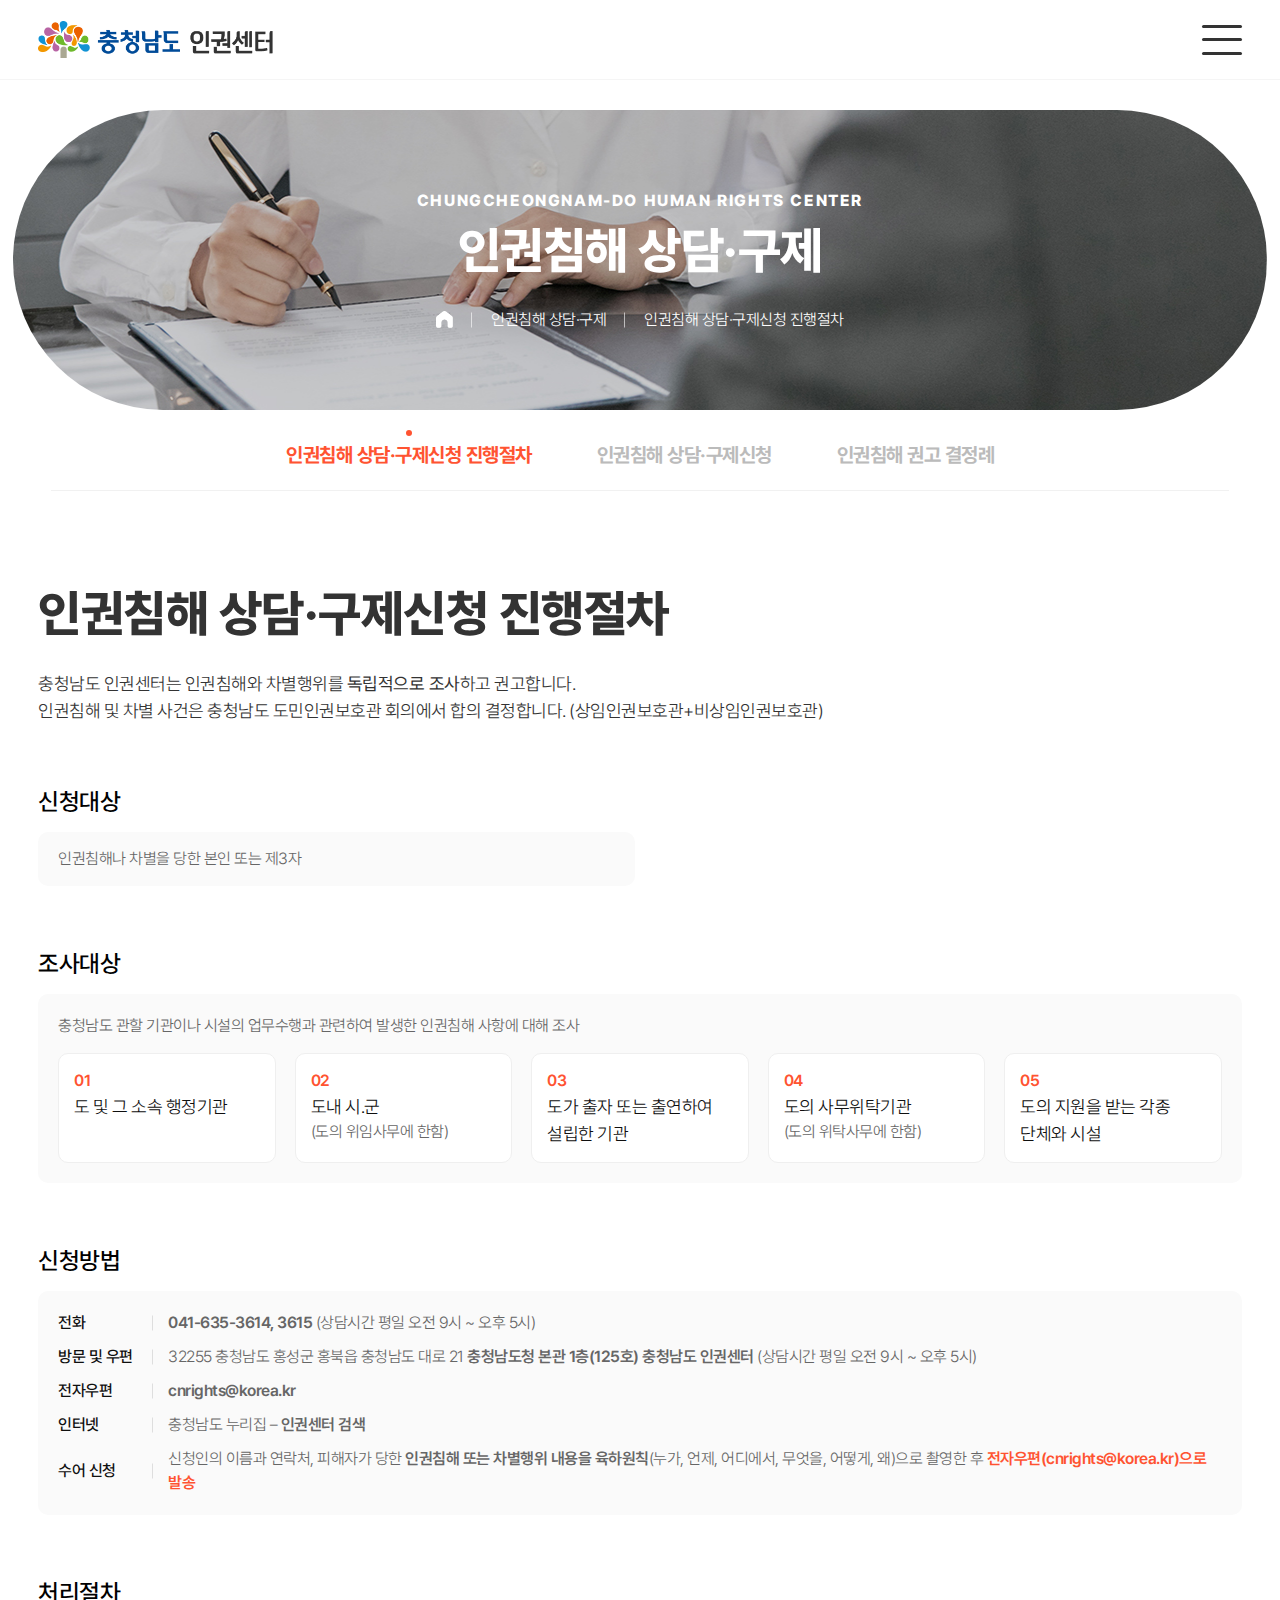
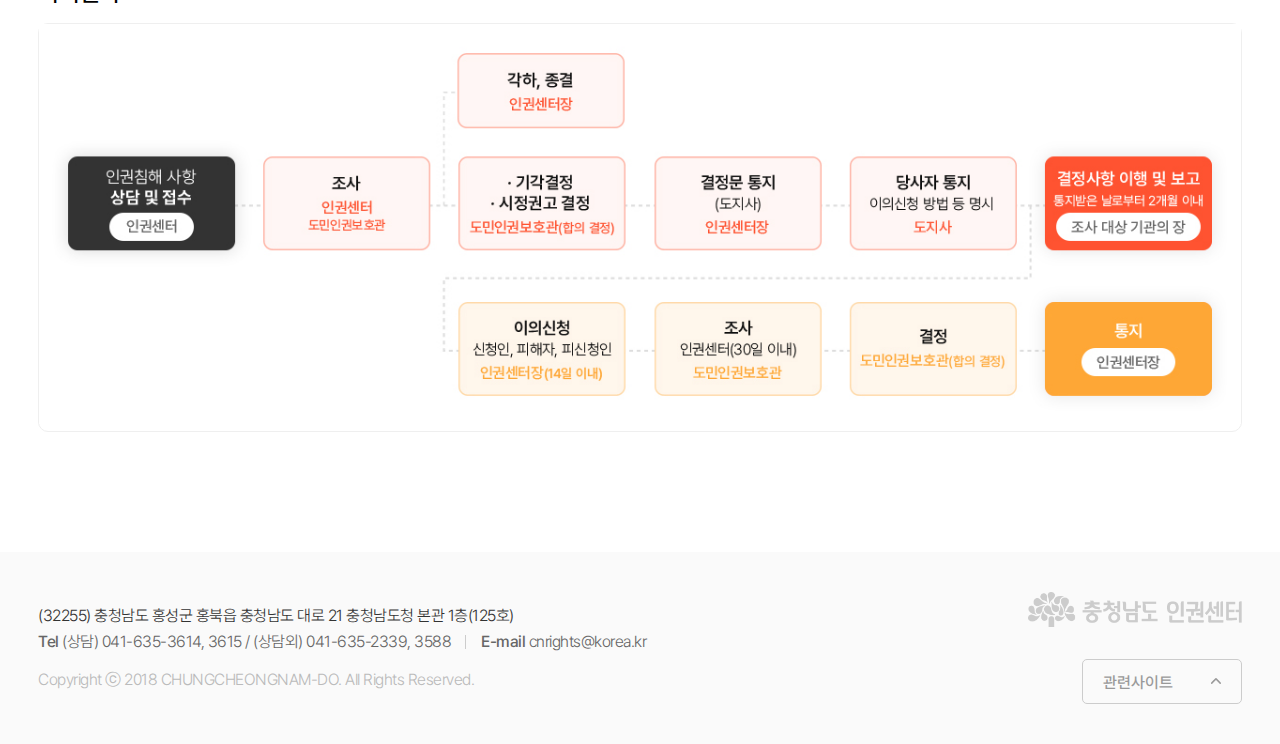
<file: sub/consult_process.html>
<!DOCTYPE html>
<html lang="ko">

<head>
  <meta charset="UTF-8">
  <meta name="viewport" content="width=device-width, initial-scale=1.0">
  <title>충청남도 인권센터 > 인권침해·상담 구제신청 진행절차</title>
  <!-- css { -->
  <link rel="stylesheet" href="../humanrights/plugin/swiper/swiper-bundle.min.css">
  <link rel="stylesheet" href="../humanrights/css/common.css">
  <link rel="stylesheet" href="../humanrights/css/fonts.css">
  <link rel="stylesheet" href="../humanrights/css/normal.css">
  <link rel="stylesheet" href="../humanrights/css/responsive.css">
  <!-- } css -->
  <!-- js { -->
  <script src="../humanrights/js/jquery-3.7.0.min.js"></script>
  <script src="../humanrights/plugin/swiper/swiper-bundle.min.js"></script>
  <script src="../humanrights/plugin/matchheight/jquery.matchHeight.js"></script>
  <script src="../humanrights/js/normal.js"></script>
  <!-- } js -->
</head>

<!-- header, footer 임시 인클루드 -->
<script>
  $(document).ready(function () {
    $('#header-loaction').load("../include/header.html");
  });
  $(document).ready(function () {
    $('#footer-loaction').load("../include/footer.html");
  });
</script>

<body>

  <!-- header 임시 인클루드 { -->
  <div id="header-loaction"></div>
  <!-- } header 임시 인클루드 -->

  <!-- sub contents { -->
  <div id="container" class="container">

    <!-- sub top { -->
    <div class="sub-top">
      <div class="sub-visual">
        <div class="sub-visual-bg">
          <img src="../humanrights/images/img-subvs_bg2.jpg" alt="">
        </div>
        <div class="sub-visual-txt-wr fw-800">
          <p class="sub-visual-txt">Chungcheongnam-do Human Rights Center</p>
          <p class="sub-visual-title">인권침해 상담·구제</p>
        </div>
        <ul class="sub-breadcrumb">
          <li>
            <a href="../main/index.html"><img src="../humanrights/images/icon-home.png" alt=""></a>
          </li>
          <li>
            <span>인권침해 상담·구제</span>
          </li>
          <li>
            <span>인권침해 상담·구제신청 진행절차</span>
          </li>
        </ul>
      </div>
      <div class="sub-location">
        <button type="button" class="sub-location-btn">
          인권침해 상담·구제신청 진행절차
        </button>
        <div class="wrapper">
          <!-- 현재 활성화 된 메뉴 li 태그에 active 클래스 붙이기 -->
          <ul class="sub-location-ul">
            <li class="sub-location-li active">
              <a href="">인권침해 상담·구제신청 진행절차</a>
            </li>
            <li class="sub-location-li">
              <a href="">인권침해 상담·구제신청</a>
            </li>
            <li class="sub-location-li">
              <a href="">인권침해 권고 결정례</a>
            </li>
          </ul>
        </div>
      </div>
    </div>
    <!-- } sub top -->

    <div class="sub content">
      <div class="wrapper">
        <div class="sub-title-con">
          <div class="sub-title-wr">
            <p class="sub-title"><span class="fw-800">인권침해 상담·구제신청 진행절차</span></p>
            <p class="sub-title-info">
              충청남도 인권센터는 인권침해와 차별행위를 <b>독립적으로 조사</b>하고 권고합니다. <br>
              인권침해 및 차별 사건은 충청남도 도민인권보호관 회의에서 합의 결정합니다. (상임인권보호관+비상임인권보호관)
            </p>
          </div>
        </div>
      </div>
      <div class="subsec consult-sec consult-sec--1">
        <div class="wrapper">
          <p class="sub-sec-title">신청대상</p>
          <ul class="about-info-ul">
            <li class="about-info-li half">
              인권침해나 차별을 당한 본인 또는 제3자
            </li>
          </ul>
        </div>
      </div>
      <div class="subsec consult-sec consult-sec--2">
        <div class="wrapper">
          <p class="sub-sec-title">조사대상</p>
          <div class="consult-target-box">
            <p class="txt">충청남도 관할 기관이나 시설의 업무수행과 관련하여 발생한 인권침해 사항에 대해 조사</p>
            <ul class="consult-target-ul">
              <li class="consult-target-li">
                <p class="consult-target-num fw-600 maincolor">01</p>
                <p class="consult-target-txt">도 및 그 소속 행정기관</p>
              </li>
              <li class="consult-target-li">
                <p class="consult-target-num fw-600 maincolor">02</p>
                <p class="consult-target-txt">도내 시․군</p>
                <p class="txt">(도의 위임사무에 한함)</p>
              </li>
              <li class="consult-target-li">
                <p class="consult-target-num fw-600 maincolor">03</p>
                <p class="consult-target-txt">도가 출자 또는 출연하여 설립한 기관</p>
              </li>
              <li class="consult-target-li">
                <p class="consult-target-num fw-600 maincolor">04</p>
                <p class="consult-target-txt">도의 사무위탁기관</p>
                <p class="txt">(도의 위탁사무에 한함)</p>
              </li>
              <li class="consult-target-li">
                <p class="consult-target-num fw-600 maincolor">05</p>
                <p class="consult-target-txt">도의 지원을 받는 각종 단체와 시설</p>
              </li>
            </ul>
          </div>
        </div>
      </div>
      <div class="subsec consult-sec consult-sec--3">
        <div class="wrapper">
          <p class="sub-sec-title">신청방법</p>
          <ul class="consult-method-ul">
            <li class="consult-method-li">
              <p class="consult-method-type">전화</p>
              <p class="consult-method-cnt txt"><span class="fw-600">041-635-3614, 3615</span> (상담시간 평일 오전 9시 ~ 오후 5시)</p>
            </li>
            <li class="consult-method-li">
              <p class="consult-method-type">방문 및 우편</p>
              <p class="consult-method-cnt txt">32255 충청남도 홍성군 홍북읍 충청남도 대로 21 <span class="fw-600">충청남도청 본관 1층(125호) 충청남도 인권센터</span> (상담시간 평일 오전 9시 ~ 오후 5시)</p>
            </li>
            <li class="consult-method-li">
              <p class="consult-method-type">전자우편</p>
              <p class="consult-method-cnt txt"><span class="fw-600">cnrights@korea.kr</span></p>
            </li>
            <li class="consult-method-li">
              <p class="consult-method-type">인터넷</p>
              <p class="consult-method-cnt txt">충청남도 누리집 –  <span class="fw-600">인권센터 검색</span></p>
            </li>
            <li class="consult-method-li">
              <p class="consult-method-type">수어 신청</p>
              <p class="consult-method-cnt txt">신청인의 이름과 연락처, 피해자가 당한 <span class="fw-600">인권침해 또는 차별행위 내용을 육하원칙</span>(누가, 언제, 어디에서, 무엇을, 어떻게, 왜)으로 촬영한 후 <span class="fw-600 maincolor">전자우편(cnrights@korea.kr)으로 발송</span></p>

            </li>
          </ul>
        </div>
      </div>
      <div class="subsec consult-sec consult-sec--4">
        <div class="wrapper">
          <p class="sub-sec-title">처리절차</p>
          <div class="consult-img-wr">
            <div class="consult-img"><img src="../humanrights/images/img-consult_process.jpg" alt="처리 절차"></div>
          </div>
        </div>
      </div>
    </div>

  </div>
  <!-- } main contents -->

  <!-- footer 임시 인클루드 { -->
  <div id="footer-loaction"></div>
  <!-- } footer 임시 인클루드 -->


</body>

</html>
</file>
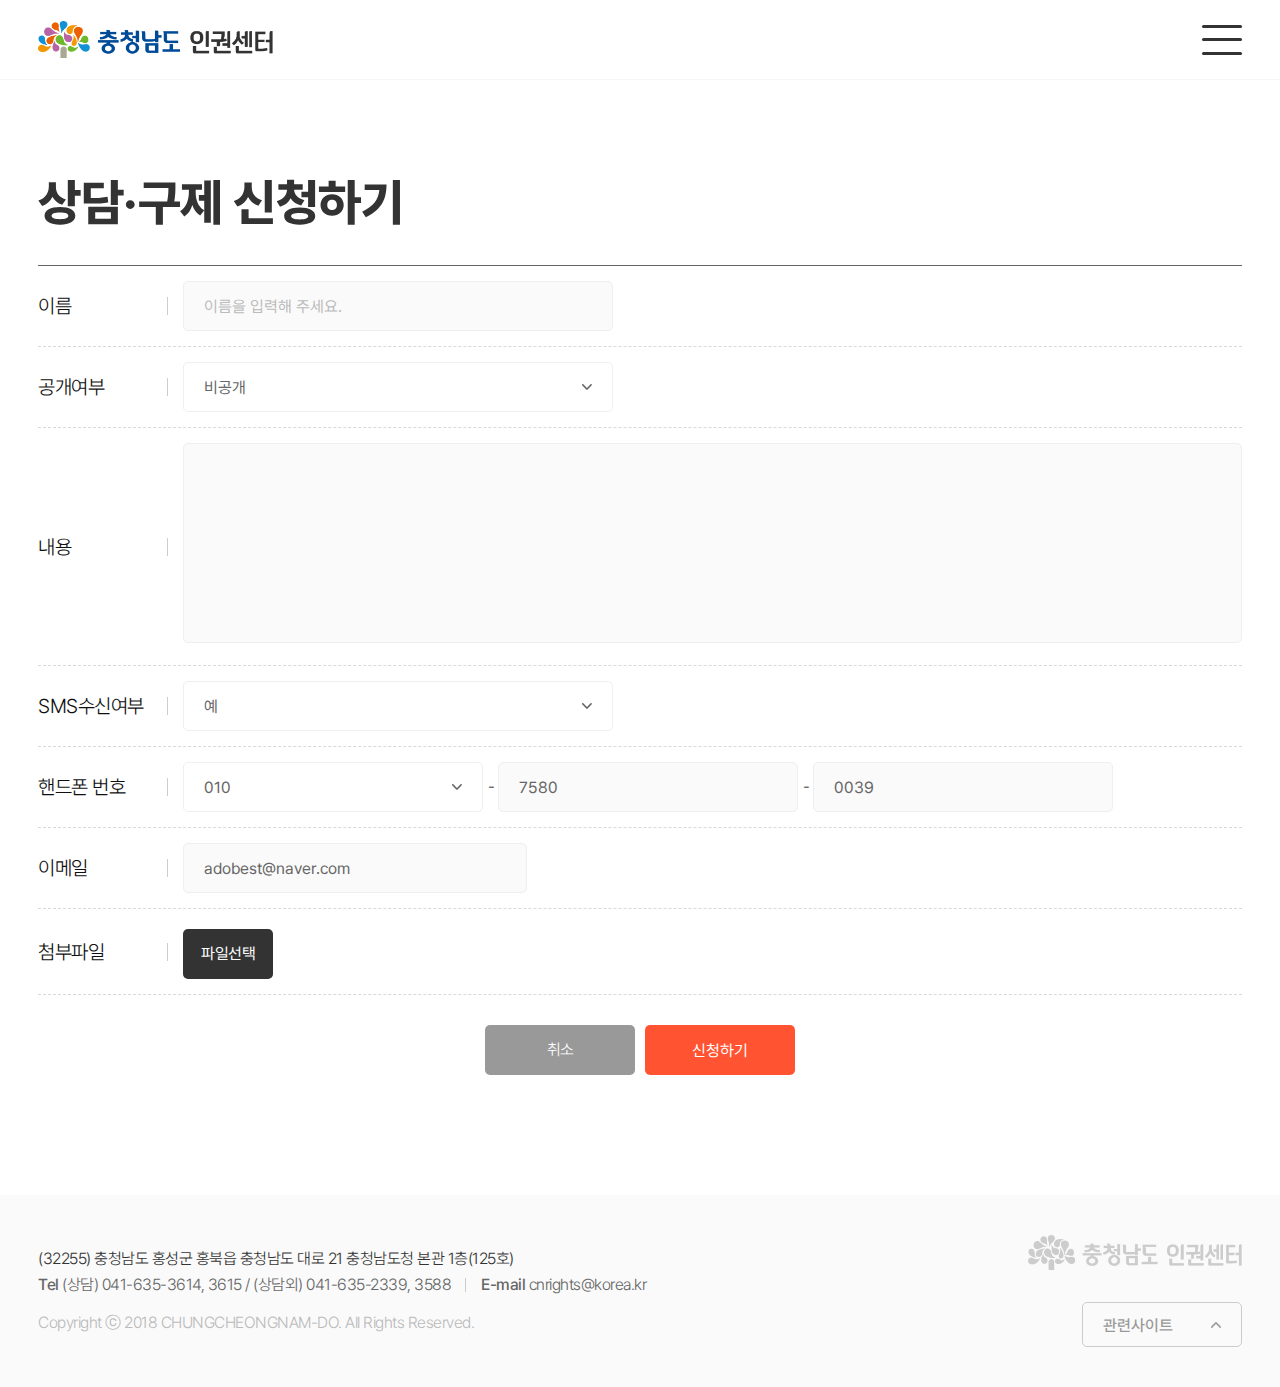
<file: sub/consult_write.html>
<!DOCTYPE html>
<html lang="ko">

<head>
  <meta charset="UTF-8">
  <meta name="viewport" content="width=device-width, initial-scale=1.0">
  <title>충청남도 인권센터 > 인권침해·상담 구제신청 작성</title>
  <!-- css { -->
  <link rel="stylesheet" href="../humanrights/plugin/swiper/swiper-bundle.min.css">
  <link rel="stylesheet" href="../humanrights/css/common.css">
  <link rel="stylesheet" href="../humanrights/css/fonts.css">
  <link rel="stylesheet" href="../humanrights/css/normal.css">
  <link rel="stylesheet" href="../humanrights/css/responsive.css">
  <!-- } css -->
  <!-- js { -->
  <script src="../humanrights/js/jquery-3.7.0.min.js"></script>
  <script src="../humanrights/plugin/swiper/swiper-bundle.min.js"></script>
  <script src="../humanrights/plugin/matchheight/jquery.matchHeight.js"></script>
  <script src="../humanrights/js/normal.js"></script>
  <!-- } js -->
</head>

<!-- header, footer 임시 인클루드 -->
<script>
  $(document).ready(function () {
    $('#header-loaction').load("../include/header.html");
  });
  $(document).ready(function () {
    $('#footer-loaction').load("../include/footer.html");
  });
</script>

<body>

  <!-- header 임시 인클루드 { -->
  <div id="header-loaction"></div>
  <!-- } header 임시 인클루드 -->

  <!-- sub contents { -->
  <div id="container" class="container">

    <!-- sub top { -->
    <!-- 없음 -->
    <!-- } sub top -->

    <div class="sub content">
      <div class="board-container">
        <div class="wrapper">
          <div class="board-write">
            <div class="sub-title-con">
              <div class="sub-title-wr">
                <p class="sub-title"><span class="fw-800">상담·구제 신청하기</span></p>
              </div>
            </div>
            <form action="" class="write-in">
              <!-- 하단 input 및 select의 ID 값 변경시 해당 태그에 걸려있는 label for 값도 그에 맞게 변경 필요  -->
              <ul class="write-ul">
                <li class="write-li">
                  <div class="write-field">
                    <label for="write1">이름</label>
                  </div>
                  <div class="write-content">
                    <input type="text" id="write1" class="hr-input w-430" placeholder="이름을 입력해 주세요.">
                  </div>
                </li>
                <li class="write-li">
                  <div class="write-field">
                    <label for="write2">공개여부</label>
                  </div>
                  <div class="write-content">
                    <select name="" id="write2" class="hr-select w-430">
                      <option value="">비공개</option>
                      <option value="">공개</option>
                    </select>
                  </div>
                </li>
                <li class="write-li">
                  <div class="write-field">
                    <label for="write3">내용</label>
                  </div>
                  <div class="write-content">
                    <textarea name="" id="write3" cols="30" rows="10" class="hr-textarea w-full"></textarea>
                  </div>
                </li>
                <li class="write-li">
                  <div class="write-field">
                    <label for="passwd">SMS수신여부</label>
                  </div>
                  <div class="write-content">
                    <select name="sms_rcv_yn" id="sms_rcv_yn" class="hr-input hr-select w-430" title="SMS수신여부">
                      <option value="Y" selected="selected">예</option>
                      <option value="N">아니오</option>
                    </select>
                  </div>
                </li>
                <li class="write-li">
                  <div class="write-field">
                    <label for="hp_num1">핸드폰 번호</label>
                  </div>
                  <div class="write-content">
                    <!-- <label for="hp_num1" class="sound_only">핸드폰 번호 첫번째 자리 입력</label>
                    <label for="hp_num2" class="sound_only">핸드폰 번호 두번째 자리 입력</label>
                    <label for="hp_num3" class="sound_only">핸드폰 번호 마지막 자리 입력</label> -->
                    <div class="input-wr input-wr--hp">
                      <select name="hp_num1" id="hp_num1" class="hr-input hr-select" title="전화번호 첫번째자리">
                        <option value="010" selected="selected">010</option>
                        <option value="011">011</option>
                        <option value="016">016</option>
                        <option value="017">017</option>
                        <option value="018">018</option>

                      </select>
                      <span class="input-icon">-</span>
                      <input type="text" id="hp_num2" name="hp_num2" class="hr-input" value="7580" title="전화번호 가운데자리"
                        maxlength="4">
                      <span class="input-icon">-</span>
                      <input type="text" id="hp_num3" name="hp_num3" class="hr-input" value="0039" title="전화번호 마지막자리"
                        maxlength="4">
                    </div>

                  </div>
                </li>
                <li class="write-li">
                  <div class="write-field">
                    <label for="email">이메일</label>
                  </div>
                  <div class="write-content">
                    <!-- <label for="email" class="sound_only">이메일 주소 첫번째 자리 입력</label> -->
                    <div class="">
                      <input type="text" id="email" name="email" class="hr-input" title="이메일을 입력란"
                        value="adobest@naver.com">
                    </div>

                  </div>
                </li>
                <li class="write-li">
                  <div class="write-field">
                    <label for="">첨부파일</label>
                  </div>
                  <div class="write-content">
                    <div class="file-wr">
                      <div class="file-input-wr">
                        <input type="file" name="" id="file" class="file-input" multiple>
                        <label for="file" class="file-btn">파일선택</label>
                      </div>
                      <div class="file-txt-wr">
                        <ul class="file-txt-ul">
                          <!-- <li class="file-txt-li">
                            <p>파일명이 들어갑니다</p>
                            <button type="button">삭제</button>
                          </li> -->
                        </ul>
                      </div>
                    </div>
                  </div>
                </li>
              </ul>
              <div class="hr-btn-wr list-btn-wr">
                <a href="" class="view-btn board-btn hr-btn bg-gray">취소</a>
                <button type="submit" class="view-btn board-btn hr-btn bg-main">신청하기</button>
              </div>
            </form>
          </div>
        </div>
      </div>
    </div>

  </div>
  <!-- } main contents -->

  <!-- footer 임시 인클루드 { -->
  <div id="footer-loaction"></div>
  <!-- } footer 임시 인클루드 -->


</body>


</html>
</file>
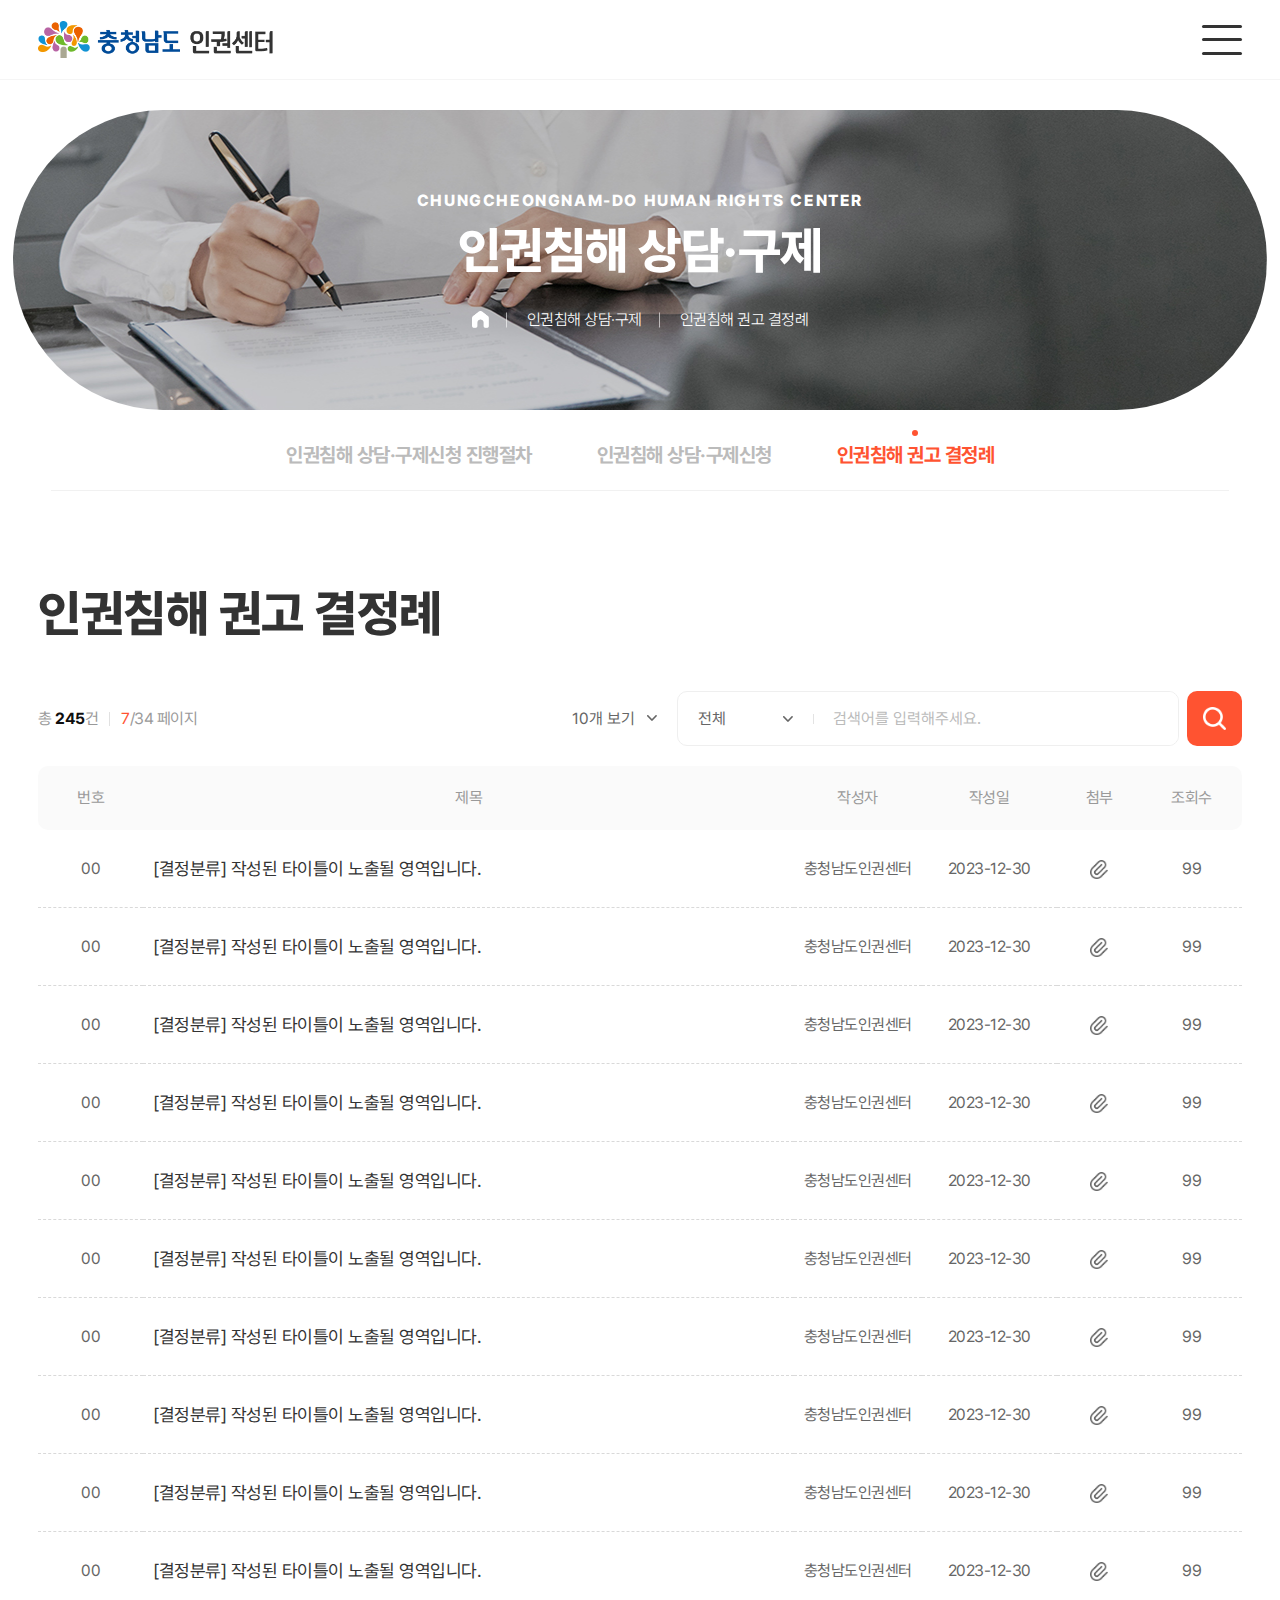
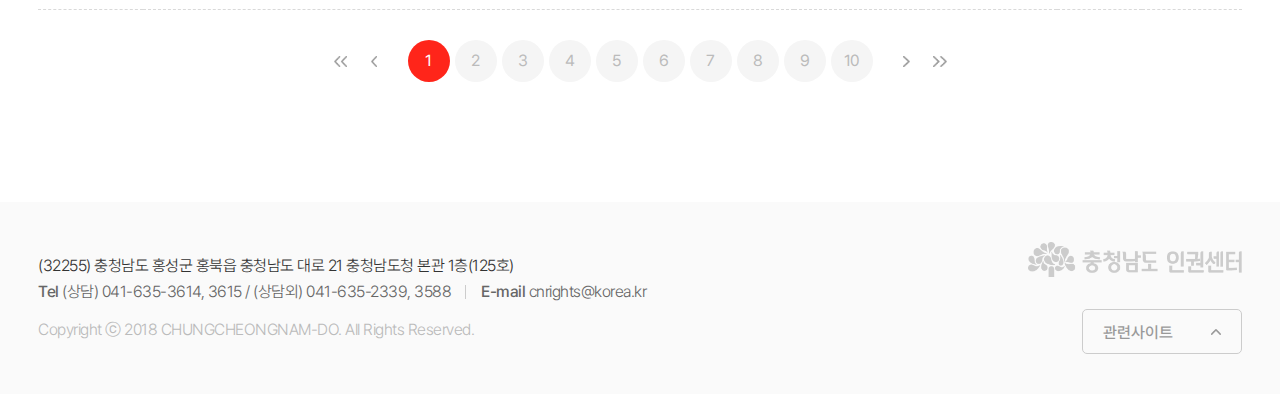
<file: sub/decision_list.html>
<!DOCTYPE html>
<html lang="ko">

<head>
  <meta charset="UTF-8">
  <meta name="viewport" content="width=device-width, initial-scale=1.0">
  <title>충청남도 인권센터 > 인권침해 권고 결정례 목록</title>
  <!-- css { -->
  <link rel="stylesheet" href="../humanrights/plugin/swiper/swiper-bundle.min.css">
  <link rel="stylesheet" href="../humanrights/css/common.css">
  <link rel="stylesheet" href="../humanrights/css/fonts.css">
  <link rel="stylesheet" href="../humanrights/css/normal.css">
  <link rel="stylesheet" href="../humanrights/css/responsive.css">
  <!-- } css -->
  <!-- js { -->
  <script src="../humanrights/js/jquery-3.7.0.min.js"></script>
  <script src="../humanrights/plugin/swiper/swiper-bundle.min.js"></script>
  <script src="../humanrights/plugin/matchheight/jquery.matchHeight.js"></script>
  <script src="../humanrights/js/normal.js"></script>
  <!-- } js -->
</head>

<!-- header, footer 임시 인클루드 -->
<script>
  $(document).ready(function () {
    $('#header-loaction').load("../include/header.html");
  });
  $(document).ready(function () {
    $('#footer-loaction').load("../include/footer.html");
  });
</script>

<body>

  <!-- header 임시 인클루드 { -->
  <div id="header-loaction"></div>
  <!-- } header 임시 인클루드 -->

  <!-- sub contents { -->
  <div id="container" class="container">

    <!-- sub top { -->
    <div class="sub-top">
      <div class="sub-visual">
        <div class="sub-visual-bg">
          <img src="../humanrights/images/img-subvs_bg2.jpg" alt="">
        </div>
        <div class="sub-visual-txt-wr fw-800">
          <p class="sub-visual-txt">Chungcheongnam-do Human Rights Center</p>
          <p class="sub-visual-title">인권침해 상담·구제</p>
        </div>
        <ul class="sub-breadcrumb">
          <li>
            <a href="../main/index.html"><img src="../humanrights/images/icon-home.png" alt=""></a>
          </li>
          <li>
            <span>인권침해 상담·구제</span>
          </li>
          <li>
            <span>인권침해 권고 결정례</span>
          </li>
        </ul>
      </div>
      <div class="sub-location">
        <button type="button" class="sub-location-btn">
          인권침해 권고 결정례
        </button>
        <div class="wrapper">
          <!-- 현재 활성화 된 메뉴 li 태그에 active 클래스 붙이기 -->
          <ul class="sub-location-ul">
            <li class="sub-location-li">
              <a href="">인권침해 상담·구제신청 진행절차</a>
            </li>
            <li class="sub-location-li">
              <a href="">인권침해 상담·구제신청</a>
            </li>
            <li class="sub-location-li active">
              <a href="">인권침해 권고 결정례</a>
            </li>
          </ul>
        </div>
      </div>
    </div>
    <!-- } sub top -->

    <div class="sub content">
      <div class="wrapper">
        <div class="sub-title-con">
          <div class="sub-title-wr">
            <p class="sub-title"><span class="fw-800">인권침해 권고 결정례</span></p>
          </div>
        </div>
      </div>
      <div class="board-container">
        <div class="wrapper">
          <div class="board-top">
            <div class="board-top-left">
              <div class="board-page-info-wr">
                <div class="board-page-info">총 <b>245</b>건</div>
                <div class="board-page-info"><span class="maincolor">7</span>/34 페이지</div>
              </div>
              <div class="board-list-order-wr">
                <select name="" id="" class="board-list-order hr-select" onchange="">
                  <option value="" selected="" disabled="" hidden="">10개 보기</option>
                  <option value="10">10개 보기</option>
                  <option value="20">20개 보기</option>
                  <option value="30">30개 보기</option>
                </select>
              </div>
            </div>
            <div class="board-search-wr">
              <form class="board-search-form">
                <div class="board-search">
                  <select name="" id="" class="board-search-select hr-select">
                    <option value="">전체</option>
                    <option value="">제목</option>
                    <option value="">내용</option>
                    <option value="">작성자</option>
                  </select>
                  <input type="text" class="board-search-input hr-input" placeholder="검색어를 입력해주세요.">
                </div>
                <button type="submit" class="board-search-btn">
                  <img src="../humanrights/images/icon-search.png" alt="검색">
                </button>
              </form>
            </div>
          </div>
          <div class="board-list">
            <!-- 게시물은 10개씩 보기가 기본 -->
            <table class="list-table">
              <thead>
                <tr>
                  <th class="list-num">번호</th>
                  <th class="list-subject">제목</th>
                  <th class="list-writer list-department">작성자</th>
                  <th class="list-date">작성일</th>
                  <th class="list-file">첨부</th>
                  <th class="list-hits">조회수</th>
                </tr>
              </thead>
              <tbody>
                <tr>
                  <td class="list-num">00</td>
                  <td class="list-subject"><a href=""><span>[결정분류]</span> 작성된 타이틀이 노출될 영역입니다.</a></td>
                  <td class="list-writer list-department">충청남도인권센터</td>
                  <td class="list-date">2023-12-30</td>
                  <td class="list-file"><i class="list-file-icon"><img src="../humanrights/images/icon-file.png" alt="첨부파일 있음"></i></td>
                  <td class="list-hits">99</td>
                </tr>
                <tr>
                  <td class="list-num">00</td>
                  <td class="list-subject"><a href=""><span>[결정분류]</span> 작성된 타이틀이 노출될 영역입니다.</a></td>
                  <td class="list-writer list-department">충청남도인권센터</td>
                  <td class="list-date">2023-12-30</td>
                  <td class="list-file"><i class="list-file-icon"><img src="../humanrights/images/icon-file.png" alt="첨부파일 있음"></i></td>
                  <td class="list-hits">99</td>
                </tr>
                <tr>
                  <td class="list-num">00</td>
                  <td class="list-subject"><a href=""><span>[결정분류]</span> 작성된 타이틀이 노출될 영역입니다.</a></td>
                  <td class="list-writer list-department">충청남도인권센터</td>
                  <td class="list-date">2023-12-30</td>
                  <td class="list-file"><i class="list-file-icon"><img src="../humanrights/images/icon-file.png" alt="첨부파일 있음"></i></td>
                  <td class="list-hits">99</td>
                </tr>
                <tr>
                  <td class="list-num">00</td>
                  <td class="list-subject"><a href=""><span>[결정분류]</span> 작성된 타이틀이 노출될 영역입니다.</a></td>
                  <td class="list-writer list-department">충청남도인권센터</td>
                  <td class="list-date">2023-12-30</td>
                  <td class="list-file"><i class="list-file-icon"><img src="../humanrights/images/icon-file.png" alt="첨부파일 있음"></i></td>
                  <td class="list-hits">99</td>
                </tr>
                <tr>
                  <td class="list-num">00</td>
                  <td class="list-subject"><a href=""><span>[결정분류]</span> 작성된 타이틀이 노출될 영역입니다.</a></td>
                  <td class="list-writer list-department">충청남도인권센터</td>
                  <td class="list-date">2023-12-30</td>
                  <td class="list-file"><i class="list-file-icon"><img src="../humanrights/images/icon-file.png" alt="첨부파일 있음"></i></td>
                  <td class="list-hits">99</td>
                </tr>
                <tr>
                  <td class="list-num">00</td>
                  <td class="list-subject"><a href=""><span>[결정분류]</span> 작성된 타이틀이 노출될 영역입니다.</a></td>
                  <td class="list-writer list-department">충청남도인권센터</td>
                  <td class="list-date">2023-12-30</td>
                  <td class="list-file"><i class="list-file-icon"><img src="../humanrights/images/icon-file.png" alt="첨부파일 있음"></i></td>
                  <td class="list-hits">99</td>
                </tr>
                <tr>
                  <td class="list-num">00</td>
                  <td class="list-subject"><a href=""><span>[결정분류]</span> 작성된 타이틀이 노출될 영역입니다.</a></td>
                  <td class="list-writer list-department">충청남도인권센터</td>
                  <td class="list-date">2023-12-30</td>
                  <td class="list-file"><i class="list-file-icon"><img src="../humanrights/images/icon-file.png" alt="첨부파일 있음"></i></td>
                  <td class="list-hits">99</td>
                </tr>
                <tr>
                  <td class="list-num">00</td>
                  <td class="list-subject"><a href=""><span>[결정분류]</span> 작성된 타이틀이 노출될 영역입니다.</a></td>
                  <td class="list-writer list-department">충청남도인권센터</td>
                  <td class="list-date">2023-12-30</td>
                  <td class="list-file"><i class="list-file-icon"><img src="../humanrights/images/icon-file.png" alt="첨부파일 있음"></i></td>
                  <td class="list-hits">99</td>
                </tr>
                <tr>
                  <td class="list-num">00</td>
                  <td class="list-subject"><a href=""><span>[결정분류]</span> 작성된 타이틀이 노출될 영역입니다.</a></td>
                  <td class="list-writer list-department">충청남도인권센터</td>
                  <td class="list-date">2023-12-30</td>
                  <td class="list-file"><i class="list-file-icon"><img src="../humanrights/images/icon-file.png" alt="첨부파일 있음"></i></td>
                  <td class="list-hits">99</td>
                </tr>
                <tr>
                  <td class="list-num">00</td>
                  <td class="list-subject"><a href=""><span>[결정분류]</span> 작성된 타이틀이 노출될 영역입니다.</a></td>
                  <td class="list-writer list-department">충청남도인권센터</td>
                  <td class="list-date">2023-12-30</td>
                  <td class="list-file"><i class="list-file-icon"><img src="../humanrights/images/icon-file.png" alt="첨부파일 있음"></i></td>
                  <td class="list-hits">99</td>
                </tr>
              </tbody>
            </table>
          </div>
          <div class="board-page-wr">
            <a href="" class="board-page board-page-icon board-page-start"><img src="../humanrights/images/icon-page_start.png" alt="처음 페이지로 이동"></a>
            <a href="" class="board-page board-page-icon board-page-prev"><img src="../humanrights/images/icon-page_prev.png" alt="이전 페이지로 이동"></a>
            <a href="" class="board-page active">1</a>
            <a href="" class="board-page">2</a>
            <a href="" class="board-page">3</a>
            <a href="" class="board-page">4</a>
            <a href="" class="board-page">5</a>
            <a href="" class="board-page">6</a>
            <a href="" class="board-page">7</a>
            <a href="" class="board-page">8</a>
            <a href="" class="board-page">9</a>
            <a href="" class="board-page">10</a>
            <a href="" class="board-page board-page-icon board-page-next"><img src="../humanrights/images/icon-page_next.png" alt="다음 페이지로 이동"></a>
            <a href="" class="board-page board-page-icon board-page-end"><img src="../humanrights/images/icon-page_end.png" alt="마지막 페이지로 이동"></a>
          </div>
        </div>
      </div>
    </div>

  </div>
  <!-- } main contents -->

  <!-- footer 임시 인클루드 { -->
  <div id="footer-loaction"></div>
  <!-- } footer 임시 인클루드 -->


</body>

</html>
</file>
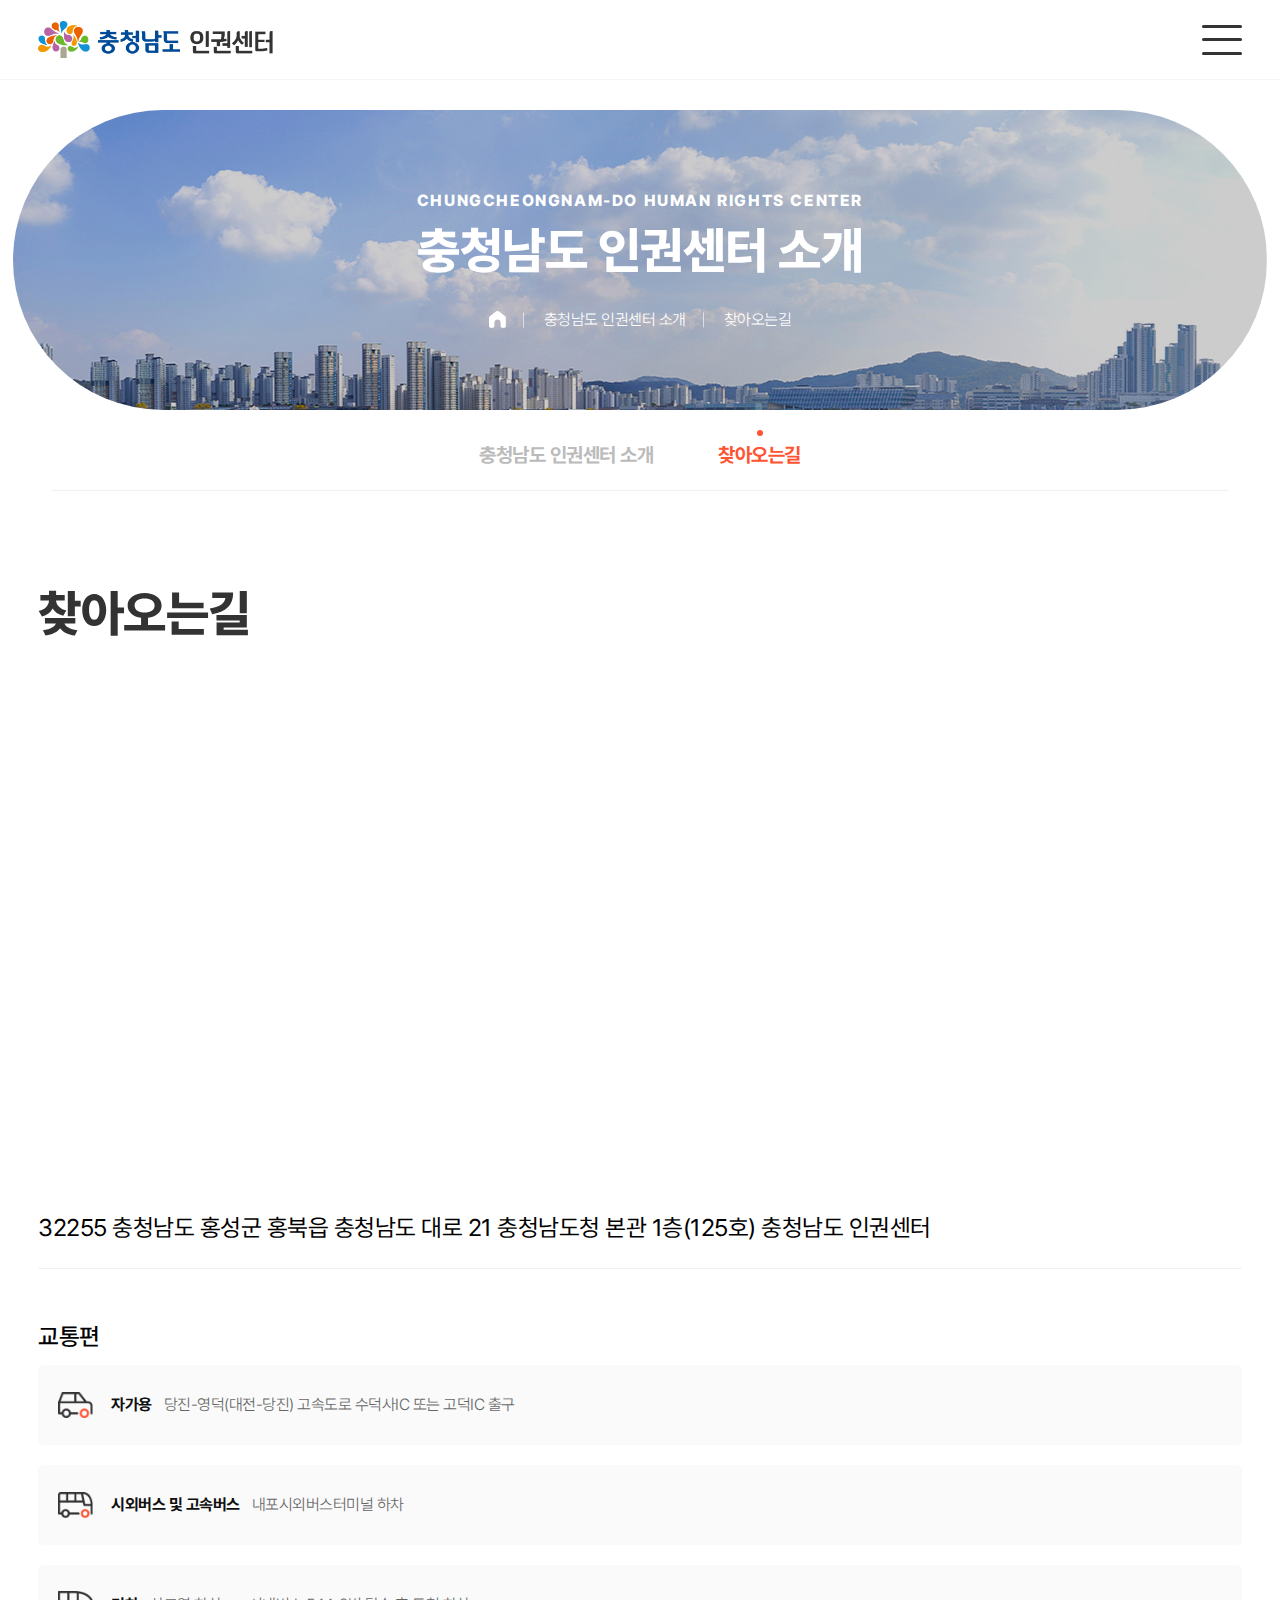
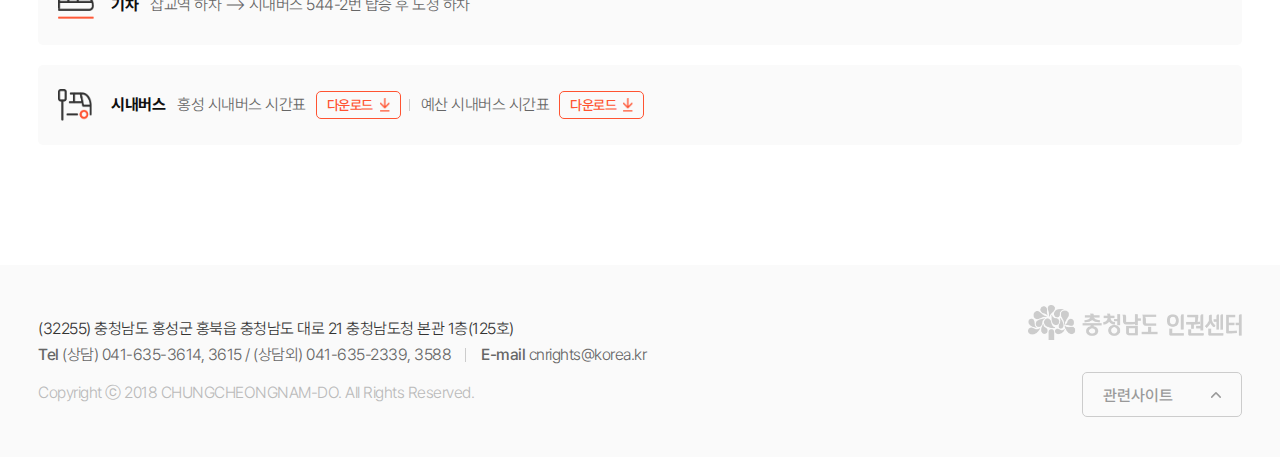
<file: sub/location.html>
<!DOCTYPE html>
<html lang="ko">

<head>
  <meta charset="UTF-8">
  <meta name="viewport" content="width=device-width, initial-scale=1.0">
  <title>충청남도 인권센터 > 찾아오는길</title>
  <!-- css { -->
  <link rel="stylesheet" href="../humanrights/plugin/swiper/swiper-bundle.min.css">
  <link rel="stylesheet" href="../humanrights/css/common.css">
  <link rel="stylesheet" href="../humanrights/css/fonts.css">
  <link rel="stylesheet" href="../humanrights/css/normal.css">
  <link rel="stylesheet" href="../humanrights/css/responsive.css">
  <!-- } css -->
  <!-- js { -->
  <script src="../humanrights/js/jquery-3.7.0.min.js"></script>
  <script src="../humanrights/plugin/swiper/swiper-bundle.min.js"></script>
  <script src="../humanrights/plugin/matchheight/jquery.matchHeight.js"></script>
  <script src="../humanrights/js/normal.js"></script>
  <!-- } js -->
</head>

<!-- header, footer 임시 인클루드 -->
<script>
  $(document).ready(function () {
    $('#header-loaction').load("../include/header.html");
  });
  $(document).ready(function () {
    $('#footer-loaction').load("../include/footer.html");
  });
</script>

<body>

  <!-- header 임시 인클루드 { -->
  <div id="header-loaction"></div>
  <!-- } header 임시 인클루드 -->

  <!-- sub contents { -->
  <div id="container" class="container">

    <!-- sub top { -->
    <div class="sub-top">
      <div class="sub-visual">
        <div class="sub-visual-bg">
          <img src="../humanrights/images/img-subvs_bg1.jpg" alt="">
        </div>
        <div class="sub-visual-txt-wr fw-800">
          <p class="sub-visual-txt">Chungcheongnam-do Human Rights Center</p>
          <p class="sub-visual-title">충청남도  인권센터 소개</p>
        </div>
        <ul class="sub-breadcrumb">
          <li>
            <a href="../main/index.html"><img src="../humanrights/images/icon-home.png" alt=""></a>
          </li>
          <li>
            <span>충청남도  인권센터 소개</span>
          </li>
          <li>
            <span>찾아오는길</span>
          </li>
        </ul>
      </div>
      <div class="sub-location">
        <button type="button" class="sub-location-btn">
          찾아오는길
        </button>
        <div class="wrapper">
          <!-- 현재 활성화 된 메뉴 li 태그에 active 클래스 붙이기 -->
          <ul class="sub-location-ul">
            <li class="sub-location-li">
              <a href="">충청남도  인권센터 소개</a>
            </li>
            <li class="sub-location-li active">
              <a href="">찾아오는길</a>
            </li>
          </ul>
        </div>
      </div>
    </div>
    <!-- } sub top -->

    <div class="sub content">
      <div class="wrapper">
        <div class="sub-title-con">
          <div class="sub-title-wr">
            <p class="sub-title"><span class="fw-800">찾아오는길</span></p>
          </div>
        </div>
        <div class="subsec location-sec location-sec--1">
          <div class="locaiton-map">
            <!-- * 카카오맵 - 지도퍼가기 -->
            <!-- 1. 지도 노드 -->
            <div id="daumRoughmapContainer1700546061933" class="root_daum_roughmap root_daum_roughmap_landing"></div>

            <!-- 2. 설치 스크립트 * 지도 퍼가기 서비스를 2개 이상 넣을 경우, 설치 스크립트는 하나만 삽입합니다. -->
            <script charset="UTF-8" class="daum_roughmap_loader_script"
              src="https://ssl.daumcdn.net/dmaps/map_js_init/roughmapLoader.js"></script>

            <!-- 3. 실행 스크립트 -->
            <script charset="UTF-8">
              new daum.roughmap.Lander({
                "timestamp": "1700546061933",
                "key": "2gwpe",
              }).render();
            </script>
          </div>
          <p class="location-address">32255 충청남도 홍성군 홍북읍 충청남도 대로 21 충청남도청 본관 1층(125호) 충청남도 인권센터</p>
        </div>
        <div class="subsec location-sec location-sec--2">
          <p class="transport-title">교통편</p>
          <ul class="transport-ul">
            <li class="transport-li">
              <div class="transport-type">
                <div class="transport-type__img">
                  <img src="../humanrights/images/icon-transport_car.png" alt="" style="width: 35px;">
                </div>
                <div class="transport-type__txt">자가용</div>
              </div>
              <p class="transport-how">당진-영덕(대전-당진) 고속도로 수덕사IC 또는 고덕IC 출구</p>
            </li>
            <li class="transport-li">
              <div class="transport-type">
                <div class="transport-type__img">
                  <img src="../humanrights/images/icon-transport_express.png" alt="" style="width: 35px;">
                </div>
                <div class="transport-type__txt">시외버스 및 고속버스</div>
              </div>
              <p class="transport-how">내포시외버스터미널 하차</p>
            </li>
            <li class="transport-li">
              <div class="transport-type">
                <div class="transport-type__img">
                  <img src="../humanrights/images/icon-transport_train.png" alt="" style="width: 36px;">
                </div>
                <div class="transport-type__txt">기차</div>
              </div>
              <p class="transport-how">삽교역 하차 ⟶ 시내버스 544-2번 탑승 후 도청 하차</p>
            </li>
            <li class="transport-li">
              <div class="transport-type">
                <div class="transport-type__img">
                  <img src="../humanrights/images/icon-transport_bus.png" alt="" style="width: 34px;">
                </div>
                <div class="transport-type__txt">시내버스</div>
              </div>
              <p class="transport-how">
                <span>홍성 시내버스 시간표<a href="" class="btn-download">다운로드<img src="../humanrights/images/icon-download.png" alt=""></a></span>
                <span>예산 시내버스 시간표<a href="" class="btn-download">다운로드<img src="../humanrights/images/icon-download.png" alt=""></a></span></p>
            </li>
          </ul>
        </div>
      </div>
    </div>

  </div>
  <!-- } main contents -->

  <!-- footer 임시 인클루드 { -->
  <div id="footer-loaction"></div>
  <!-- } footer 임시 인클루드 -->


</body>

</html>
</file>
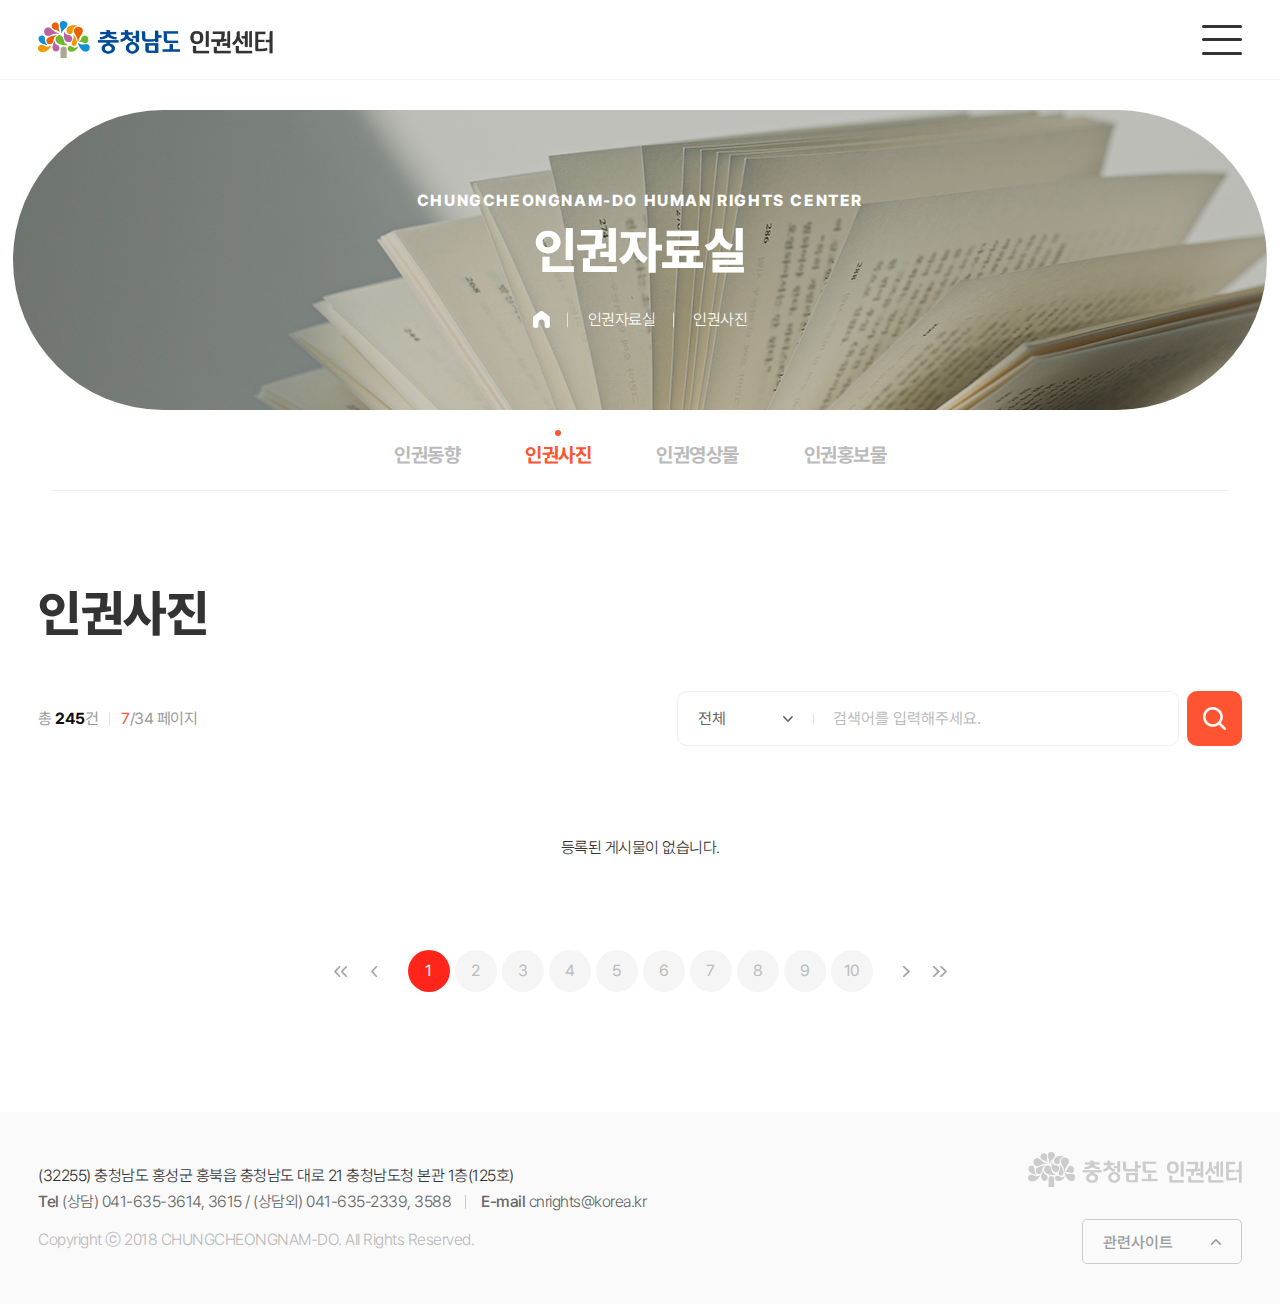
<file: sub/photo_list.html>
<!DOCTYPE html>
<html lang="ko">

<head>
  <meta charset="UTF-8">
  <meta name="viewport" content="width=device-width, initial-scale=1.0">
  <title>충청남도 인권센터 > 인권사진 목록</title>
  <!-- css { -->
  <link rel="stylesheet" href="../humanrights/plugin/swiper/swiper-bundle.min.css">
  <link rel="stylesheet" href="../humanrights/css/common.css">
  <link rel="stylesheet" href="../humanrights/css/fonts.css">
  <link rel="stylesheet" href="../humanrights/css/normal.css">
  <link rel="stylesheet" href="../humanrights/css/responsive.css">
  <!-- } css -->
  <!-- js { -->
  <script src="../humanrights/js/jquery-3.7.0.min.js"></script>
  <script src="../humanrights/plugin/swiper/swiper-bundle.min.js"></script>
  <script src="../humanrights/plugin/matchheight/jquery.matchHeight.js"></script>
  <script src="../humanrights/js/normal.js"></script>
  <!-- } js -->
</head>

<!-- header, footer 임시 인클루드 -->
<script>
  $(document).ready(function () {
    $('#header-loaction').load("../include/header.html");
  });
  $(document).ready(function () {
    $('#footer-loaction').load("../include/footer.html");
  });
</script>

<body>

  <!-- header 임시 인클루드 { -->
  <div id="header-loaction"></div>
  <!-- } header 임시 인클루드 -->

  <!-- sub contents { -->
  <div id="container" class="container">

    <!-- sub top { -->
    <div class="sub-top">
      <div class="sub-visual">
        <div class="sub-visual-bg">
          <img src="../humanrights/images/img-subvs_bg6.jpg" alt="">
        </div>
        <div class="sub-visual-txt-wr fw-800">
          <p class="sub-visual-txt">Chungcheongnam-do Human Rights Center</p>
          <p class="sub-visual-title">인권자료실</p>
        </div>
        <ul class="sub-breadcrumb">
          <li>
            <a href="../main/index.html"><img src="../humanrights/images/icon-home.png" alt=""></a>
          </li>
          <li>
            <span>인권자료실</span>
          </li>
          <li>
            <span>인권사진</span>
          </li>
        </ul>
      </div>
      <div class="sub-location">
        <button type="button" class="sub-location-btn">
          인권사진
        </button>
        <div class="wrapper">
          <!-- 현재 활성화 된 메뉴 li 태그에 active 클래스 붙이기 -->
          <ul class="sub-location-ul">
            <li class="sub-location-li">
              <a href="">인권동향</a>
            </li>
            <li class="sub-location-li active">
              <a href="">인권사진</a>
            </li>
            <li class="sub-location-li">
              <a href="">인권영상물</a>
            </li>
            <li class="sub-location-li">
              <a href="">인권홍보물</a>
            </li>
          </ul>
        </div>
      </div>
    </div>
    <!-- } sub top -->

    <div class="sub content">
      <div class="wrapper">
        <div class="sub-title-con">
          <div class="sub-title-wr">
            <p class="sub-title"><span class="fw-800">인권사진</span></p>
          </div>
        </div>
      </div>
      <div class="board-container">
        <div class="wrapper">
          <div class="board-top">
            <div class="board-top-left">
              <div class="board-page-info-wr">
                <div class="board-page-info">총 <b>245</b>건</div>
                <div class="board-page-info"><span class="maincolor">7</span>/34 페이지</div>
              </div>
            </div>
            <div class="board-search-wr">
              <form class="board-search-form">
                <div class="board-search">
                  <select name="" id="" class="board-search-select hr-select">
                    <option value="">전체</option>
                    <option value="">제목</option>
                    <option value="">내용</option>
                    <option value="">작성자</option>
                  </select>
                  <input type="text" class="board-search-input hr-input" placeholder="검색어를 입력해주세요.">
                </div>
                <button type="submit" class="board-search-btn">
                  <img src="../humanrights/images/icon-search.png" alt="검색">
                </button>
              </form>
            </div>
          </div>
          <div class="board-list">
          <!-- <ul class="gallery-ul">
            <li class="gallery-li">
              <a href="" class="gallery-link">
                <div class="gallery-thumb">
                  <img src="https://picsum.photos/id/93/600/400" alt="">
                </div>
                <div class="gallery-info">
                  <div class="gallery-title">작성된 타이틀이 노출될 영역입니다.</div>
                  <div class="gallery-text">2023-12-30</div>
                </div>
              </a>
            </li>
            <li class="gallery-li">
              <a href="" class="gallery-link">
                <div class="gallery-thumb">
                  <img src="https://picsum.photos/id/93/600/400" alt="">
                </div>
                <div class="gallery-info">
                  <div class="gallery-title">작성된 타이틀이 노출될 영역입니다.</div>
                  <div class="gallery-text">2023-12-30</div>
                </div>
              </a>
            </li>
            <li class="gallery-li">
              <a href="" class="gallery-link">
                <div class="gallery-thumb">
                  <img src="https://picsum.photos/id/93/600/400" alt="">
                </div>
                <div class="gallery-info">
                  <div class="gallery-title">작성된 타이틀이 노출될 영역입니다.</div>
                  <div class="gallery-text">2023-12-30</div>
                </div>
              </a>
            </li>
            <li class="gallery-li">
              <a href="" class="gallery-link">
                <div class="gallery-thumb">
                  <img src="https://picsum.photos/id/93/600/400" alt="">
                </div>
                <div class="gallery-info">
                  <div class="gallery-title">작성된 타이틀이 노출될 영역입니다.</div>
                  <div class="gallery-text">2023-12-30</div>
                </div>
              </a>
            </li>
            <li class="gallery-li">
              <a href="" class="gallery-link">
                <div class="gallery-thumb">
                  <img src="https://picsum.photos/id/93/600/400" alt="">
                </div>
                <div class="gallery-info">
                  <div class="gallery-title">작성된 타이틀이 노출될 영역입니다.</div>
                  <div class="gallery-text">2023-12-30</div>
                </div>
              </a>
            </li>
            <li class="gallery-li">
              <a href="" class="gallery-link">
                <div class="gallery-thumb">
                  <img src="https://picsum.photos/id/93/600/400" alt="">
                </div>
                <div class="gallery-info">
                  <div class="gallery-title">작성된 타이틀이 노출될 영역입니다.</div>
                  <div class="gallery-text">2023-12-30</div>
                </div>
              </a>
            </li>
          </ul> -->
          <ul class="gallery-ul">
            <li style="width: 100%;">
              <div style="padding: clamp(20px, 5vw, 60px) 0; text-align: center;">등록된 게시물이 없습니다.</div>
            </li>
          </ul>
          </div>
          <div class="board-page-wr">
            <a href="" class="board-page board-page-icon board-page-start"><img src="../humanrights/images/icon-page_start.png" alt="처음 페이지로 이동"></a>
            <a href="" class="board-page board-page-icon board-page-prev"><img src="../humanrights/images/icon-page_prev.png" alt="이전 페이지로 이동"></a>
            <a href="" class="board-page active">1</a>
            <a href="" class="board-page">2</a>
            <a href="" class="board-page">3</a>
            <a href="" class="board-page">4</a>
            <a href="" class="board-page">5</a>
            <a href="" class="board-page">6</a>
            <a href="" class="board-page">7</a>
            <a href="" class="board-page">8</a>
            <a href="" class="board-page">9</a>
            <a href="" class="board-page">10</a>
            <a href="" class="board-page board-page-icon board-page-next"><img src="../humanrights/images/icon-page_next.png" alt="다음 페이지로 이동"></a>
            <a href="" class="board-page board-page-icon board-page-end"><img src="../humanrights/images/icon-page_end.png" alt="마지막 페이지로 이동"></a>
          </div>
        </div>
      </div>
    </div>

  </div>
  <!-- } main contents -->

  <!-- footer 임시 인클루드 { -->
  <div id="footer-loaction"></div>
  <!-- } footer 임시 인클루드 -->


</body>

</html>
</file>
<file: humanrights/css/common.css>
* {margin:0; padding:0; box-sizing:border-box; -webkit-box-sizing:border-box; -moz-box-sizing:border-box; word-break: keep-all;}
html,body{max-width: 100%; min-height: 100%;}
html{overflow-x: hidden; -webkit-text-size-adjust: none;}
body{-webkit-print-color-adjust:exact; background: #fff; font-family: 'Pretendard'; font-style: normal; font-size: 16px; font-weight: 300; color: #333; line-height: 1.5; letter-spacing: -0.5px;}
ul, li, dl,dt,dd {margin:0;padding:0;list-style:none}
a{color:#333;text-decoration:none;}
img {border: 0; font-size: 0; max-width: 100%;}
h1, h2, h3, h4, h5, h6{font-size:1em;font-family: 'Pretendard';}
textarea, select{font-family: 'Pretendard';font-size:1rem}
input, button{margin:0;padding:0;font-family: 'Pretendard';font-size:1rem}
input[type="submit"], button{cursor:pointer}
table, tr, td { border-collapse: collapse;}
p{word-break: keep-all;}
input{border-radius: 0; -webkit-border-radius: 0; -webkit-appearance: none;}
/* input[type="radio"], input[type="checkbox"] {position: absolute; width: 0; height: 0; opacity: 0;} */
button {border: 0; background: none;}

/* guide line */
.wrapper{width: calc(1280px + 6vw); max-width: 100%; margin: 0 auto; padding: 0 3vw;}

/* font */
.txt {font-size: 1rem; font-weight: 300; color: #666;}
.jalnan {font-family: Jalnan;}
.maincolor {color: #ff5331;}
.fw-800 {font-weight: 800;}
.fw-700 {font-weight: 700;}
.fw-600 {font-weight: 600;}
.fw-500 {font-weight: 500;}
.fw-400 {font-weight: 400;}
.fw-300 {font-weight: 300;}
.fw-200 {font-weight: 200;}

/* buttons */
.hr-btn {display: flex; align-items: center; justify-content: center; border-radius: 5px;}
.bg-gray {background-color: #999; color: #fff;}
.bg-black {background-color: #333; color: #fff;}
.bg-main {background-color: #ff5331; color: #fff;}
.bg-white {background-color: #fff; color: #999; border: 1px solid #efefef;}

/* width */
.w-full {width: 100%;}
.w-430 {width: min(100%, 430px);}

/* input */
.hr-input {padding: 0 20px; height: 50px; border-radius: 5px; background-color: #fafafa; border: 1px solid #efefef; font-size: 1rem; font-weight: 400; color: #666;}
.hr-input::placeholder {color: #bbbbbb;}
.hr-textarea {padding: 20px; height: 200px; resize: none; border-radius: 5px; background-color: #fafafa; border: 1px solid #efefef; font-size: 1rem; font-weight: 400; color: #666;}
.hr-select {padding: 0 20px; height: 50px; background-color: #fff; border-radius: 5px; border: 1px solid #efefef; appearance: none; background: url('../images/icon-board_select.png') no-repeat center right 20px / 10px; font-size: 1rem; font-weight: 400; color: #666;}


/* etc */
.sound-only {display: inline-block; position: absolute; width: 0; height: 0; margin: 0; font-size: 0;}
</file>
<file: humanrights/css/fonts.css>
@charset "utf-8";

/* 여기어때 잘난 */
@font-face {
  font-family: 'Jalnan';
  src: url('../fonts/Jalnan.ttf'),
    url('../fonts/Jalnan.otf');
}

/*Pretendard*/
@font-face {
  font-family: 'Pretendard';
  font-style: normal;
  font-weight: 100;
  src: url(../fonts/Pretendard-Thin.woff) format('woff');
}

@font-face {
  font-family: 'Pretendard';
  font-style: normal;
  font-weight: 200;
  src: url(../fonts/Pretendard-ExtraLight.woff) format('woff');
}

@font-face {
  font-family: 'Pretendard';
  font-style: normal;
  font-weight: 300;
  src: url(../fonts/Pretendard-Light.woff) format('woff');
}

@font-face {
  font-family: 'Pretendard';
  font-style: normal;
  font-weight: 400;
  src: url(../fonts/Pretendard-Regular.woff) format('woff');
}

@font-face {
  font-family: 'Pretendard';
  font-style: normal;
  font-weight: 500;
  src: url(../fonts/Pretendard-Medium.woff) format('woff');
}

@font-face {
  font-family: 'Pretendard';
  font-style: normal;
  font-weight: 600;
  src: url(../fonts/Pretendard-SemiBold.woff) format('woff');
}

@font-face {
  font-family: 'Pretendard';
  font-style: normal;
  font-weight: 700;
  src: url(../fonts/Pretendard-Bold.woff) format('woff');
}

@font-face {
  font-family: 'Pretendard';
  font-style: normal;
  font-weight: 800;
  src: url(../fonts/Pretendard-ExtraBold.woff) format('woff');
}

@font-face {
  font-family: 'Pretendard';
  font-style: normal;
  font-weight: 900;
  src: url(../fonts/Pretendard-Black.woff) format('woff');
}
</file>
<file: humanrights/css/normal.css>
/* common */
html, body {scroll-behavior: smooth;}
.container {padding-top: 80px;}
.scroll-lock {width: 100vw; height: 100vh; overflow: hidden;}

/* skip */
.skip {position: absolute; top: 0;  left: 0;  width: 100%;}
.skip a {display: block; position: absolute; top: -50px; left: 0; z-index: 1001; width: 100%; background-color: #333; text-align: center; color: #fff;}
.skip a:active, .skip a:focus {top: 0;} 

/* header */
.header {position: fixed; top: 0; left: 0; z-index: 1000; width: 100vw; background-color: #fff; transition: .2s; border-bottom: 1px solid #f4f4f4; transition: .3s;}
.header.shadow {box-shadow: 0 0 10px 3px rgba(0, 0, 0, .1);}
.header.hidden .header-top {margin-top: -80px;}

.header-top {position: relative; z-index: 1000; height: 80px; transition: .3s;}
.header-top > .wrapper {display: flex; align-items: center; justify-content: space-between; height: 100%;}
.header-logo {display: flex; align-items: center; width: clamp(160px, 40vw, 235px);}
.header-top-ul {display: flex; gap: 70px;}
.header-top-li > a {font-size: 1.125rem; font-weight: 500; color: #0f0f0f;}

.sitemap {display: none; position: absolute; top: 80px; left: 0; padding: 30px 0 65px; width: 100%; height: auto; background: #f7f7f7 url('../images/img-sitemap_bg.png') no-repeat left top 30px; border-radius: 0 0 80px 80px; box-shadow: 0 15px 20px 0 rgba(0, 0, 0, .1);}
.sitemap-ul {display: flex; gap: 30px;}
.sitemap-li {flex: 1;}
.sitemap-li-link {display: flex; align-items: center; width: 100%; height: 50px; padding: 15px; background: url('../images/icon-head_link.png') no-repeat center right 15px / 6px; border-radius: 12px; border: 1px solid #e8e8e8; background-color: #fff; font-size: 16px; font-weight: 500; color: #0f0f0f; transition: .2s;}
.sitemap-dep2-ul {display: flex; flex-direction: column; gap: 5px; padding-top: 15px;}
.sitemap-dep2-li > a {display: inline-block; text-indent: -0.5rem; margin-left: 1rem; font-size: 16px; line-height: 1.5; color: #999; transition: .2s;}
.sitemap-dep2-li > a::before {content: '·'; margin-right: 5px;}

.header-ham {display: none;}

/* footer */
.footer {padding: 40px 0; background-color: #fafafa;}
.foot-wr {display: flex; gap: 5%; justify-content: space-between; align-items: center;}
.foot-in-right {display: flex; flex-direction: column; align-items: flex-end; gap: 25px;}
.foot-info-wr {display: flex; gap: 10px 30px; padding-bottom: 12px; font-size: 1rem; color: #666;}
.foot-info {position: relative; line-height: 1.75;}
.foot-info:not(:last-child)::after {content: ''; position: absolute; right: -15px; top: 50%; transform: translateY(-50%); width: 1px; height: 14px; background-color: #cccccc;}
.foot-info > span {font-weight: 500;}
.foot-copyright {font-size: 1rem; color: #bbb;}
.foot-logo {width: 214px;}
.foot-rel-wr {position: relative; width: 160px;}
.foot-rel-btn {padding: 0 20px; width: 100%; height: 45px; line-height: 45px; border: 1px solid #ccc; border-radius: 5px; font-size: 1rem; font-weight: 500; color: #999; text-align: left; background: url('../images/icon-select_up.png') no-repeat center right 20px / 10px;}
.foot-rel-in {display: flex; align-items: flex-end; position: absolute; bottom: calc(100% + 5px); width: 100%; height: 0; overflow: hidden; transition: .5s;}
.foot-rel-in.on {height: 500px; transition: .5s;}
.foot-rel-ul {display: flex; flex-direction: column; padding: 10px 20px; width: 100%; background-color: #eee; border-radius: 5px;}
.foot-rel-li {padding: 10px 0; line-height: 1.2;}
.foot-rel-li:not(:last-child) {border-bottom: 1px dashed #ccc;}

/* main */
.main.content {overflow: hidden;}
.main-section-top {display: flex; align-items: flex-end; justify-content: space-between; padding-bottom: 20px;}
.main-section-tit-wr {display: flex; gap: 0 18px; align-items: flex-end;}
.main-section-tit {font-size: 2.125rem; font-weight: 800; color: #333; line-height: 1.4;}
.main-section-subtit {margin-bottom: 0.5rem; font-size: 1rem; font-weight: 400; color: #999;}
.main-section-subtit > span {font-weight: 700; color: #ff5331;}

.main-slider {position: relative;}
.main-slide {display: flex; align-items: center; position: relative; height: clamp(200px, 70vw, 400px);}
.main-slide--0 {background: #ffe794 url('../images/img-mainvs_bg0.jpg') no-repeat center bottom / contain;}
.main-slide--1 {background: #ffe794 url('../images/img-mainvs_bg1.jpg') no-repeat center bottom / contain;}
.main-slide--2 {background: #ffe794 url('../images/img-mainvs_bg2.jpg') no-repeat center bottom / contain;}
.main-slide-cnt-wr {width: min(100%, 520px);}
.main-slide-title-wr {display: inline-block; position: relative;}
.main-slide-title-wr::after {content: ''; position: absolute; bottom: -10px; left: -10px; width: calc(100% + 20px); height: 45px; background: linear-gradient(to right, rgba(255, 168, 55, .4), transparent); z-index: 0;}
.main-slide-title {position: relative; z-index: 2;}
.main-slide-title--1 {font-size: clamp(0.875rem, 3vw, 1.25rem); color: #fff;}
.main-slide-title--2 {font-size: clamp(2rem, 8vw, 3.375rem); color: #0f0f0f; z-index: 2;}
.main-slide-title--2 > span {color: #ff5331;}
.main-slide-txt-wr {padding-top: clamp(10px, 3vw, 30px);}
.main-slide-txt {font-size: clamp(0.875rem, 3vw, 1.125rem); color: #333; line-height: 1.65;}
.slide-ctr {display: flex; align-items: center; justify-content: center;}
.slide-ctr--main {position: absolute; right: 3vw; bottom: 30px; z-index: 10; gap: 0 15px; width: 192px; height: 45px; border-radius: 30px; background-color: rgba(51, 51, 51, .8);}
.slide-btn {display: flex; align-items: center;}
.slide-btn--main.play {display: none;}
.slide-btn--main.prev img, .slide-btn--main.next img {width: 18px;}
.slide-btn--main.play, .slide-btn--main.pause {width: 10px;}
.slide-btn--main.play img {width: 10px;}
.slide-btn--main.pause img {width: 7px;}
.slide-page-wr {display: flex; justify-content: center; align-items: center; gap: 0 19px; position: relative; padding: 0 2px;}
.slide-page-wr::after {content: ''; position: absolute; top: 50%; left: 50%; transform: translate(-50%, -50%); width: 3px; height: 3px; border-radius: 50%; background-color: #fff;}
.slide-page {font-size: 0.875rem; font-weight: 600;}
.slide-page.current {color: #fff;}
.slide-page.total {color: #999;}

.main-section--2 {padding: clamp(50px, 10vw, 82px) 0 0; background: url('../images/img-consult_bg.png') no-repeat top 60px right 8.5vw;}
.main-consult-wr {display: flex; gap: 65px;}
.main-colsult-video-wr {width: 570px; height: 320px; flex-shrink: 0; box-shadow: 0 0 10px 5px rgba(0, 0, 0, .1);}
.main-colsult-video-wr video {width: 100%; height: 100%; object-fit: cover; cursor: pointer;}
.main-consult-in--r {width: calc(100% - 570px);}
.main-consult-btn-wr {display: flex; gap: 30px; }
.main-consult-btn {flex: 1; display: block; position: relative; padding: 60px 40px; height: 320px; border-radius: 70px 0 70px 0; overflow: hidden; color: #fff;}
.main-consult-btn::after {content: ''; position: absolute; left: -20%; bottom: -20%; width: 70%; height: 70%; background: url('../images/img-consult_btn_bg.png') no-repeat center / contain;}
.main-consult-btn--1 {transform: translateY(-60px); background: linear-gradient(135deg, #ff8269, #ff5331);}
.main-consult-btn--2 {background: linear-gradient(135deg, #ffd085, #ff9d1f);}
.main-consult-txt-wr {position: relative; z-index: 2;}
.main-consult-txt {padding-bottom: 15px; font-size: 1.625rem; line-height: 1.4;}
.main-consult-txt b {font-size: 2.125rem; font-weight: 800;}
.main-colsult-go img {margin: 0 0 0 10px; width: 7px;}
.main-colsult-img {position: absolute; z-index: 2;}
.main-consult-btn--1 .main-colsult-img {right: -2%; bottom: -18%; width: 70%;}
.main-consult-btn--2 .main-colsult-img {right: 2%; bottom: -15%; width: 80%;}

.main-section--3 {padding: clamp(50px, 8vw, 90px) 0 clamp(15px, 5vw, 30px);}
.main-section--3-in {padding-bottom: clamp(30px, 8vw, 60px); background: url('../images/img-main_news_bg.png') no-repeat center right;}
.main-news-wr {overflow: hidden; margin: -10px;}
.main-news-slider {padding: 10px;}
.slide-ctr--news {gap: 0 20px;}
.slide-btn-wr--news {display: flex; gap: 10px; position: relative;}
.slide-btn-wr--news::after {content: ''; position: absolute; top: 50%; transform: translateY(-50%); right: -10px; width: 1px; height: 15px; background-color: #d7d7d7;}
.slide-btn--news {display: flex; align-items: center; justify-content: center; width: 45px; height: 45px; border-radius: 15px;}
.slide-btn--news img {height: 15px;}
.slide-btn-wr--news .slide-btn {border: 1px solid #e3e3e3; background-color: #fff;}
.slide-btn--news.link {border: 1px solid #ff5331; background-color: #ff5331;}
.main-news-img {display: flex; flex-direction: column; justify-content: space-between; position: relative; height: 175px; padding: 20px 25px; border-radius: 30px 0 30px 0; overflow: hidden; box-shadow: 0 0 10px 3px rgba(0, 0, 0, .05); background-color: #fff;}
.main-news-img::after {content: ''; position: absolute; top: 50%; left: 50%; transform: translate(-50%, -50%); width: calc(100% - 4px); height: calc(100% - 4px); border: 2px solid #ff5331; border-radius: 30px 0 30px 0; opacity: 0; transition: .2s;}
.main-news-img::before {content: ''; position: absolute; right: 0; bottom: 0; width: 60px; height: 50px; border-radius: 30px 0 30px 0; background: #ff5331 url('../images/icon-mainsl_next.png') no-repeat center / 17px; opacity: 0; transition: .2s;}
/* .main-news-img img {position: absolute; top: 50%; left: 50%; transform: translate(-50%, -50%); width: 100%; height: 100%; object-fit: cover;} */
.main-news-tit {padding: 0 0 10px; font-size: 1.125rem; font-weight: 500; color: #333; white-space: nowrap; overflow: hidden; text-overflow: ellipsis;}
.main-news-cnt {overflow: hidden; text-overflow: ellipsis; display: -webkit-box; -webkit-line-clamp: 2; -webkit-box-orient: vertical;  color: #666;}
.main-news-date {font-size: 1rem; color: #bbb;}
.main-news-none {display: flex; align-items: center; justify-content: center; width: 100%; height: clamp(100px, 10vw, 150px); border-radius: 20px; border: 1px solid #eee; color: #999;}
.main-banner-wr {margin-top: clamp(40px, 7vw, 75px);}
.main-banner {display: flex; align-items: flex-end; width: 100%; padding: clamp(15px, 4vw, 39px) clamp(30px, 6vw, 100px); color: #fff; background: url('../images/img-main_banner_bg.jpg') no-repeat center bottom / cover; border-radius: 100px;}
.main-banner-in-right {display: flex; align-items: center;}
.main-banner-in-right::before {content: ''; display: block; margin: 0 22px; width: clamp(10px, 3vw, 50px); height: 1px; background-color: #fff;}
.main-banner-txt--1 {font-size: 1rem; font-weight: 400;}
.main-banner-txt--2 {font-size: 2rem; font-weight: 700;}
.main-banner-tel {font-size: 1.75rem; font-weight: 100;}

/* sub common */
.sub.content {padding: clamp(20px, 8vw, 85px) 0 clamp(40px, 10vw, 120px); overflow: hidden;}
.sub-top {margin: auto; padding: 0 1vw; width: calc(1590px + 2vw); max-width: 100%; text-align: center;}
.sub-visual {display: flex; flex-direction: column; justify-content: center; position: relative; margin: 30px 0; padding: 20px 3vw; height: clamp(150px, 30vw, 300px); border-radius: 500px; overflow: hidden;}
.sub-visual-bg img {position: absolute; top: 50%; left: 50%; transform: translate(-50%, -50%); width: 100%; height: 100%; object-fit: cover;}
.sub-visual-txt-wr, .sub-breadcrumb {position: relative; color: #fff;}
.sub-visual-txt {text-transform: uppercase; letter-spacing: 0.1rem; font-size: clamp(0.725rem, 2vw, 1rem);}
.sub-visual-title {font-size: clamp(1.5rem, 4vw, 3.125rem);}
.sub-breadcrumb {display: flex; gap: 38px; justify-content: center; padding-top: 20px;}
.sub-breadcrumb > li {position: relative;}
.sub-breadcrumb > li:not(:last-child)::after {content: ''; position: absolute; right: -18.5px; top: 50%; transform: translateY(-50%); width: 1px; height: 15px; background-color: rgba(255, 255, 255, .6);} 
.sub-breadcrumb > li > a {display: flex; align-items: center; height: 100%;}
.sub-breadcrumb img {width: 17px;}
.sub-location-ul {display: flex; align-items: center; justify-content: center; gap: 0 65px; padding-bottom: 20px; border-bottom: 1px solid #f1f1f1;}
.sub-location-li a {font-size: 1.25rem; font-weight: 700; color: #bbbbbb;}
.sub-location-li.active a {position: relative; color: #ff5331;}
.sub-location-li.active a::after {content: ''; position: absolute; left: 50%; transform: translate(-50%, -50%); top: -10px; width: 6px; height: 6px; border-radius: 50%; background-color: #ff5331;}
.sub-location-btn {display: none;}
.sub-title {font-size: clamp(1.5rem, 5.5vw, 3.125rem); color: #333;}
.sub-title-con {display: flex; gap: 11%; justify-content: space-between; align-items: flex-end;}
.sub-title-con.line {padding-bottom: clamp(20px, 6vw, 60px); margin-bottom: min(2vw, 20px); border-bottom: 1px solid #f0f0f0;}
.sub-title-wr .txt {padding-top: 6px;}
.sub-title-info {padding-top: clamp(5px, 1.5vw, 20px); font-size: 1.125rem;}
.sub-sec-title {padding-bottom: 12px; font-size: 1.5rem; font-weight: 500; color: #000;}
.subsec {margin-top: clamp(40px, 8vw, 60px);}

/* 충청남도  인권센터 소개 */
.about-info-ul {display: flex; gap: 10px; flex-wrap: wrap; position: relative;}
.about-sec .about-info-ul::after {content: ''; position: absolute; bottom: calc(100% - 5px); right: 80px; width: 320px; height: 215px; background: url('../images/img-about.png') no-repeat center / 100%;}
.about-info-li {padding: 15px clamp(10px, 2vw, 20px); border-radius: 10px; background-color: #fafafa; color: #666;}
.about-info-li.full {width: 100%;}
.about-info-li.half {width: calc(50% - 5px);}
.about-info-li span {position: relative; padding-right: 15px; margin-right: 15px; font-weight: 500; color: #0f0f0f;}
.about-info-li b {font-weight: 500; color: #0f0f0f;}
.about-info-li span::after {content: ''; position: absolute; right: 0; top: 50%; transform: translateY(-50%); width: 2px; height: 15px; background-color: #dedede;}

.about-sec--2 {position: relative;}
.about-sec--2::after {content: ''; position: absolute; width: 100%; height: 250px; bottom: 0; left: 0; background: url('../images/img-about_func_bg.jpg') no-repeat center bottom / cover; z-index: -1;}
/* .about-func-ul {display: flex; gap: 30px;}
.about-func-li {flex: 1; padding: 20px 25px; background-color: #fff; border: 1px solid #efefef; border-radius: 10px;}
.about-func-txt {font-weight: 200; color: #0f0f0f;}
.about-func-txt b {font-size: 1.5rem;}
.about-part-ul {display: flex; gap: 30px; padding-top: 30px;}
.about-part-li {flex: 1; position: relative; padding: 50px 25px 20px; background-color: #fff; box-shadow: 3px 3px 15px 2px rgba(0, 0, 0, .06); border-radius: 10px;}
.about-part-icon {position: absolute; top: 0; left: 0; padding: 5px 25px; border-radius: 10px 0 10px 0; font-weight: 600; color: #fff; background: linear-gradient(to right, #ffd085, #ff9d1f);}
.about-part-li.center .about-part-icon {background: linear-gradient(to right, #ff8269, #ff5331);}
.about-part-top {display: flex; align-items: center; gap: 10px;}
.about-part-title {font-size: 1.5rem; font-weight: 700; color: #0f0f0f;}
.about-part-tel {font-weight: 600; color: #999;}
.about-part-txt-wr {display: flex; flex-direction: column; gap: 5px; padding-top: 12px;}
.about-part-txt {font-weight: 200; color: #666; text-indent: -0.6rem; margin-left: 0.8rem;} */
.about-part-wr {display: flex; gap: 20px;}
.about-part-box {flex: 1; border-radius: 10px; overflow: hidden;}
.about-part-title {display: flex; align-items: center; justify-content: center; height: 50px; background-color: #666; font-size: 1.25rem; font-weight: 700; color: #fff;}
.about-part-ul {border: 1px solid #efefef; border-top: 0; border-radius: 10px; background-color: #fff;}
.about-part-li {display: flex; gap: 5px 15px; padding: 20px; height: 105px; border-bottom: 1px dashed #d9d9d9;}
.about-part-li:last-child {border-bottom: 0;}
.about-func-num {display: flex; align-items: center; justify-content: center; flex-shrink: 0; width: 30px; height: 30px; border-radius: 10px; background-color: #ff5331; font-size: 0.875rem; font-weight: 900; color: #fff;}
.about-func-txt {font-size: 1.125rem; color: #0f0f0f;}
.about-func-box .about-part-li {align-items: center; justify-content: flex-start;}
.about-charge-box .about-part-li {flex-direction: column; justify-content: center;}
.about-charge-top {display: flex; gap: 10px; align-items: center;}
.about-charge-cnt {display: flex; gap: 5px 30px; align-items: center; flex-wrap: wrap;}
.about-charge-tit {font-size: 1.25rem; font-weight: 700; color: #0f0f0f;}
.about-charge-tel {font-size: 1rem; font-weight: 600; color: #ff5331;}
.about-func-bigtxt {padding: 15px 0; font-size: clamp(2rem, 5vw, 4.3125rem); font-weight: 800; color: rgba(255, 255, 255, .4); text-align: right; line-height: 1.05; text-transform: uppercase; letter-spacing: 1.5px;}

.about-process-box {padding: 40px; background-color: #fafafa; border-radius: 10px;}
.about-process-ul {display: flex; align-items: flex-start;}
.about-process-li {position: relative; padding-top: 23px; margin-bottom: -7.5px;}
.about-process-li:not(:last-child) {padding-right: 100px; border-top: 1px solid #333;}
.about-process-li::before {content: ''; position: absolute; top: 0; left: 0; transform: translate(-50%, -50%); width: 12px; height: 12px; border-radius: 50%; border: 4px solid #ff5331; background-color: #fff; z-index: 10;}
.about-process-li::after {content: ''; position: absolute; top: 0; left: -0.5px; width: 1px; height: calc(100% - 20px); background-color: #eee;}
.about-process-year {padding-bottom: 5px; width: 65px; font-size: 1.25rem; font-weight: 700; color: #ff5331; text-align: right;}
.about-process-txt-wr {display: flex; padding: 7.5px 0; position: relative; z-index: 10;}
.about-process-txt-l {width: 65px; flex-shrink: 0; text-align: right; font-weight: 700; color: #0f0f0f;}
.about-process-date {position: relative;}
.about-process-date::after {content: ''; position: absolute; left: 0; top: 50%; transform: translate(-50%, -50%); width: 5px; height: 5px; border-radius: 50%; background-color: #0f0f0f;}
.about-process-txt-r {padding-left: 7px;}
.about-process-txt {font-weight: 400; color: #666; text-indent: -0.6rem; margin-left: 0.8rem;}
.about-process-txt.space {padding-left: 10px;}

.about-sec--4 {padding: 45px 0; margin-bottom: clamp(-120px, -10vw, -40px); background: url('../images/img-about_history_bg.jpg') no-repeat center / cover;}
.about-sec--4 .sub-sec-title {padding: 10px 0;}
.about-history-cate {display: flex; gap: 35px;}
.about-history-cate > li {position: relative;}
.cate-link {font-size: 1.25rem; font-weight: 700; color: #bbbbbb;}
.about-history-cate > li.active .cate-link {color: #ff5331;}
.about-history-cate > li:not(:last-child)::after {content: ''; position: absolute; top: 50%; right: -20px; transform: translateY(-50%); width: 4px; height: 4px; border-radius: 50%; background-color: #ddd;}
.about-history-wr {margin-top: clamp(30px, 6vw, 60px); padding: 0 20px; height: 765px; overflow-y: auto; -ms-overflow-style: none;  scrollbar-width: thin; scrollbar-color: #ddd #fff;}
/* .about-history-wr::-webkit-scrollbar {display: none;} */
.about-history-wr::-webkit-scrollbar {width: 6px; height: 6px; scrollbar-width: 6px;}
.about-history-wr::-webkit-scrollbar-thumb {border-radius: 3px; background-color: rgba(255, 83, 49, .5);}
.about-history-wr::-webkit-scrollbar-track-piece {background-color: #fff;}
.about-history-box {display: none;}
.about-history-box.active {display: block;}
.about-history-ul {display: flex; flex-direction: column; gap: 60px;}
.about-history-li {display: flex; align-items: flex-start;}
.about-history-year {width: 30%; padding-right: 20px; font-size: 5rem; font-weight: 700; color: #0f0f0f; line-height: 0.75;}
.about-history-cnt-ul {display: flex; flex-direction: column; gap: 10px; padding: 30px 20px; width: 70%; border-top: 1px solid #666; border-bottom: 1px solid #666;}
.about-history-cnt-li {position: relative; padding-left: 17px; line-height: 2.125;}
.about-history-cnt-li:not(.all) {display: flex;}
.about-history-cnt-li b {display: inline-block; min-width: 115px; padding-right: 10px;}
.about-history-cnt-li.all b {display: block;}
.about-history-cnt-li::after {content: ''; position: absolute; top: 0.85rem; left: 0; width: 5px; height: 5px; border-radius: 50%; background-color: #666;}
.about-history-cnt-li span {text-indent: -0.7rem; margin-left: 1rem;}

/* 찾아오는길 */
.location-sec {margin-top: clamp(5px, 3vw, 25px);}
.locaiton-map {position: relative; width: 100%; height: clamp(160px, 40vw, 600px);}
.root_daum_roughmap {position: absolute; width: 100% !important; height: 100%; object-fit: cover;}
.wrap_map {height: 100% !important;}
.wrap_controllers {display: none;}
.location-address {padding: 22px 0; font-size: clamp(1rem, 2vw, 1.5rem); font-weight: 400; color: #000; border-bottom: 1px solid #f1f1f1;}
.transport-title {padding: clamp(15px, 3vw, 25px) 0 10px; font-size: 1.5rem; font-weight: 500; color: #000;}
.transport-ul {display: flex; flex-wrap: wrap; gap: clamp(5px, 3vw, 20px);}
.transport-li, .transport-type, .transport-type__img {display: flex; align-items: center;}
.transport-li {gap: 12px; padding: 20px; width: calc(50% -  10px); min-height: 80px; border-radius: 5px; background-color: #fafafa; }
.transport-type {}
.transport-type__img {width: 53px;}
.transport-type__txt {font-weight: 700; color: #0f0f0f;}
.transport-how {display: flex; gap: 5px 20px; flex-wrap: wrap; align-content: center; color: #666;}
.transport-how span {display: flex; align-items: center; gap: 10px; position: relative;}
.transport-how span:not(:last-child)::after {content: ''; position: absolute; right: -9.5px; top: 50%; transform: translateY(-50%); width: 1px; height: 12px; background-color: #ccc;}
.btn-download {display: flex; align-items: center; gap: 7px; padding: 2.5px 10px; font-size: 0.875rem; font-weight: 500; color: #ff5331; border: 1px solid #ff5331; border-radius: 5px;}
.btn-download img {width: 10px;}

/* 인권침해·상담 구제신청 진행절차 */
.consult-target-box {padding: 20px clamp(10px, 2vw, 20px); background-color: #fafafa; border-radius: 10px;}
.consult-target-ul {display: flex; gap: clamp(5px, 1.5vw, 20px); padding-top: 15px;}
.consult-target-li {flex: 1; padding: 15px; background-color: #fff; border-radius: 10px; border: 1px solid #efefef;}
.consult-target-txt {font-size: 1.125rem; color: #0f0f0f;}

.consult-method-ul {display: flex; flex-direction: column; gap: 10px; padding: 20px; background-color: #fafafa; border-radius: 10px;}
.consult-method-li {display: flex; align-items: center;}
.consult-method-type {position: relative; flex-shrink: 0; margin-right: 15px; width: 95px; font-weight: 500; color: #0f0f0f;}
.consult-method-type::after {content: ''; position: absolute; top: 50%; right: 0; transform: translateY(-50%); width: 1px; height: 15px; background-color: #dedede;}
.consult-img {border: 1px solid #efefef; border-radius: 10px;}

/* Board top */
.board-top, .board-page-info-wr, .board-search-wr, .board-search-form, .board-search {display: flex; align-items: center}
.board-top {justify-content: space-between; padding: 40px 0 20px;}
.board-top-left {display: flex; justify-content: space-between; width: 100%;}
.board-page-info-wr {gap: 23px;}
.board-page-info {position: relative; color: #999; font-weight: 400;}
.board-page-info:not(:last-child)::after {content: ''; position: absolute; right: -12px; top: 50%; transform: translateY(-50%); width: 1px; height: 14px; background-color: #e1e1e1;}
.board-page-info > b {color: #0f0f0f;}
.board-search-wr {gap: 10px; height: 55px;}
.board-search-form {gap: 8px; height: 100%;}
.board-search {position: relative; height: 100%; border: 1px solid #efefef; border-radius: 10px; overflow: hidden;}
.board-search::after {content: ''; position: absolute; top: 50%; left: 135.5px; transform: translateY(-50%); width: 1px; height: 10px; background-color: #e3e3e3;}
.board-search-select {padding: 0 20px; width: 135px; height: 100%; border: 0;}
.board-search-input {width: 365px; height: 100%; border: 0; background-color: #fff;}
.board-search-btn {display: flex; align-items: center; justify-content: center; width: 55px; height: 100%; border-radius: 10px; background-color: #ff5331;}
.board-search-btn img {width: 23px;}

/* Borad page */
.board-page-wr {display: flex; justify-content: center; align-items: center; gap: 5px; margin-top: 30px;}
.board-page {display: flex; align-items: center; justify-content: center; width: 42px; height: 42px; border-radius: 50%; background-color: #f5f5f5; color: #bbb; font-weight: 400;}
.board-page.active {background-color: #ff251a; color: #fff;}
.board-page-icon {width: 32px; background-color: transparent;}
.board-page-icon img {height: 11px;}
.board-page-start, .board-page-prev {justify-content: flex-start;}
.board-page-end, .board-page-next {justify-content: flex-end;}

/* Board list */
.board-list-order-wr {height: 100%;}
.board-list-order {width: 125px; height: 100%; border: 0;}
.board-list {position: relative;}
.list-table {width: 100%;}
.list-table th {padding: 20px 10px; background-color: #fafafa; font-weight: 400; color: #999;}
.list-table th:first-child {border-radius: 10px 0 0 10px;}
.list-table th:last-child {border-radius: 0 10px 10px 0;}
.list-table td {padding: 25px 10px; text-align: center; font-weight: 400; color: #666; border-bottom: 1px dashed #d9d9d9;}
.list-table td.list-num {width: 105px;}
.list-table td.list-subject {text-align: left; font-size: 1.125rem; color: #0f0f0f;}
.list-subject a {transition: .3s;}
.list-table td.list-writer {width: 105px;}
.list-table td.list-date {width: 135px; white-space: nowrap;}
.list-table td.list-file {width: 85px;}
.list-table td.list-hits {width: 100px;}
.list-lock-icon {margin-left: 8px;}
.list-lock-icon img {width: 12px; vertical-align: middle;}
.list-file-icon img {width: 18px; vertical-align: middle;}

/* Board gallery */
.gallery-ul {display: flex; flex-wrap: wrap; gap: 40px 45px; padding-top: 10px;}
.gallery-li {width: calc(100% / 3 - 90px / 3);}
.gallery-thumb {position: relative; height: clamp(100px, 15vw, 200px); border-radius: 20px 0 20px 0; overflow: hidden;}
.gallery-thumb img {width: 100%; height: 100%; object-fit: cover; object-position: center;}
.gallery-info {padding: 15px; font-weight: 400;}
.gallery-title {padding-bottom: 5px; font-size: 1.125rem; color: #0f0f0f;}
.gallery-text {font-size: 1rem; color: #999;}
.gallery-thumb::before, .gallery-thumb::after {content: ''; position: absolute; opacity: 0; transition: .3s;}
.gallery-thumb::before {width: 100%; height: 100%; top: 0; left: 0; background-color: rgba(255, 83, 49, .8);}
.gallery-thumb::after {top: 50%; left: 50%; transform: translate(-50%, -50%); width: 80px; height: 80px; background: url('../images/icon-gall_over.png') no-repeat center / contain;}

/* Board view */
.board-view {padding-top: 15px;}
.view-in {margin-top: 20px;}
.view-top-btn {width: 110px; height: 40px; gap: 7px;}
.view-top-btn img {width: 15px;}
.view-top {display: flex; gap: 20px; justify-content: space-between; padding: min(3vw, 20px); border-top: 1px solid #666; border-bottom: 1px dashed #d9d9d9;}
.view-body {position: relative;}
.view-subject {font-size: 1.25rem; font-weight: 500; color: #0f0f0f;}
.view-top-info-ul {display: flex; align-items: center; gap: 40px; flex-shrink: 0;}
.view-top-info-li {position: relative;}
.view-top-info-li:not(:last-child)::after {content: ''; position: absolute; right: -19.5px; top: 50%; transform: translateY(-50%); width: 1px; height: 15px; background-color: #dfdfdf;}
.view-lock-icon, .view-file-icon {flex-shrink: 0;}
.view-lock-icon img {margin-right: 20px; margin-bottom: 2px; width: 12px; vertical-align: middle;}
.view-file-icon img {width: 18px; vertical-align: middle;}
.view-file-ul {display: flex; flex-direction: column; gap: min(1vw, 10px);}
.view-file-li {display: flex; align-items: center; gap: 20px; justify-content: space-between; padding: min(1.5vw, 15px) min(3vw, 20px); background-color: #fafafa; border-radius: 10px;}
.view-file-li span {word-break: break-all;}
.view-file-subject {display: flex; align-items: center; gap: 13px;}
.view-file-btn {width: 90px; height: 35px; gap: 7px; flex-shrink: 0; font-size: 0.875rem; font-weight: 400;}
.view-file-btn img {width: 10px;}
.view-content {padding: min(3vw, 20px) 0 min(6vw, 40px); border-bottom: 1px dashed #d9d9d9;}
.view-content-in {padding: min(4.5vw, 35px) min(3vw, 20px);}
.view-content img {max-width: 100%;}
.view-content video {width: 100%;}
.view-content .view-youtube {position: relative; width: 100%; padding-bottom: 56.25%; height: 0;}
.view-content .view-youtube iframe {position: absolute; top: 50%; left: 50%; transform: translate(-50%, -50%); width: 100%; height: 100%; object-fit: cover;}
.view-reply-box {padding: min(5vw, 25px) min(3vw, 30px); background-color: #fff2ef; border-radius: 10px;}
.view-reply-content {padding-top: min(1vw, 10px);}
.view-btn-wr {}
.hr-btn-wr {display: flex; align-items: center; justify-content: center; gap: 10px; position: relative; margin-top: 30px;}
.board-btn {width: 150px; height: 50px;}
.sm-btm {width: 80px; height: 40px;}
.view-delete {position: absolute; top: 50%; transform: translateY(-50%); right: 0;;}

/* Board write */
.write-in {padding-top: 25px;}
.write-ul {border-top: 1px solid #666;}
.write-li {display: flex; align-items: center; padding: 15px 0; border-bottom: 1px dashed #d9d9d9;}
.write-field {position: relative; width: 130px; flex-shrink: 0;}
.write-field > label {font-size: 1.25rem; color: #0f0f0f;}
.write-field::after {content: ''; position: absolute; top: 50%; right: 0; transform: translateY(-50%); width: 1px; height: 18px; background-color: #cdcdcd;}
.write-content {padding-left: 15px; width: calc(100% - 130px);}
.input-wr--hp {display: flex; align-items: center;}
.input-wr--hp .hr-input {width: calc(100% / 3 - 30px / 3); max-width: 300px;}
.input-icon {display: block; width: 15px; text-align: center;}

/* file */
.file-wr {display: flex; gap: 0 20px; align-items: center; margin-top: 5px;}
.file-txt-ul {display: flex; align-items: center; gap: 0 30px; flex-wrap: wrap;}
.file-txt-li {display: flex; align-items: center; gap: 0 2px; height: 34px; color: #999; }
.file-txt-li p {word-break: break-word; line-height: 1;}
.file-delete-btn {width: 22px; height: 22px;}
.file-delete-btn span {display: block; position: relative; width: 22px; height: 22px; rotate: 45deg;}
.file-delete-btn span::after, .file-delete-btn span::before {content: ''; position: absolute; top: 50%; left: 50%; transform: translate(-50%, -50%); background-color: #ff5331;}
.file-delete-btn span::after {width: 16px; height: 2px;}
.file-delete-btn span::before {width: 2px; height: 16px;}
.file-input {display: none;}
.file-btn {display: flex; align-items: center; justify-content: center; width: 90px; height: 50px; font-size: 1rem; font-weight: 400; color: #fff; border-radius: 5px;cursor: pointer; background-color: #333;}

/* 인권침해·상담 구제신청 LIST */
.application-download {display: flex; align-items: center; justify-content: center; gap: 23px; flex-shrink: 0; width: 310px; height: 100px; border-radius: 20px; background: linear-gradient(to right, #ff8269, #ff5331); font-size: 1.5rem; font-weight: 700; color: #fff; }
.application-download img {width: 33px;}
.list-write-btn {display: flex; align-items: center; justify-content: center; gap: 7px; position: absolute; bottom: -31px; right: 0; transform: translateY(100%); width: 120px; height: 40px; background-color: #333; border-radius: 5px; color: #fff; font-weight: 400;}
.list-write-btn img {width: 21px;}
.list-table td.complete {color: #ff5331;}

/* 인권침해·상담 구제신청 VIEW */
.hr-pop-wr {display: none;}
.hr-pop {position: fixed; top: 50%; left: 50%; transform: translate(-50%, -50%); padding: clamp(15px, 5vw, 30px) clamp(15px, 5vw, 40px) clamp(15px, 5vw, 40px); box-shadow: 0 0 10px 5px rgba(0, 0, 0, .06); background-color: #fff; border-radius: 15px; text-align: center;}
.view-edit-pop-wr .hr-pop {width: 94vw; max-width: 390px; background: #fff url('../images/img-password_bg.png') no-repeat top -7px right -2px / 30%;}
.hr-pop-title {font-size: 1.5rem; font-weight: 700; color: #0f0f0f;}
.hr-pop-text {padding: 3px 0 13px;}

@keyframes btnImg {
    0% {
        transform: translateY(0);
    }

    50% {
        transform: translateY(-8px);
    }

    100% {
        transform: translateY(0);
    }
}

@media screen and (min-width:1290px){
.sitemap-li:hover .sitemap-li-link {border-color: #ff5331; color: #ff5331; background-image: url('../images/icon-head_link_over.png');}
.sitemap-dep2-li > a:hover {color: #ff5331; font-weight: 600;}
.main-consult-btn:hover .main-colsult-img {animation: btnImg infinite linear 1s;}
.main-news-slide:hover .main-news-img::after, .main-news-slide:hover .main-news-img::before {opacity: 1;}
.gallery-link:hover .gallery-thumb::before, .gallery-link:hover .gallery-thumb::after {opacity: 1;}
.list-subject a:hover {color: #ff5331;}
}
</file>
<file: humanrights/css/responsive.css>
@media screen and (max-width:1440px){
  .transport-li {width: 100%;}
}

@media screen and (max-width:1290px){
  /* header */
  .header-ham {display: flex; align-items: center; position: relative; width: clamp(25px, 7vw, 40px); height: clamp(15px, 5vw, 30px);}
  .header-ham > span {display: block; width: 100%; height: 3px; border-radius: 3px; background-color: #333; transition: .3s;}
  .header-ham > span::after, .header-ham > span::before {content: ''; position: absolute; left: 0; width: 100%; height: 3px; border-radius: 3px; background-color: #333; transition: .3s;}
  .header-ham > span::after {top: 0;}
  .header-ham > span::before {bottom: 0;}
  .header-ham.on > span {background-color: transparent;}
  .header-ham.on > span::after {rotate: 45deg; top: 50%;}
  .header-ham.on > span::before {rotate: -45deg; top: 50%;}
  .header-top {position: fixed; top: 0; left: 0; width: 100vw; background-color: #fff; border-bottom: 1px solid #f5f5f5;}
  .header-top-ul {display: none;}
  .sitemap {display: block; position: fixed; top: 80px; left: auto; right: -100%; width: max(400px, 50vw); height: calc(100vh - 80px); border-radius: 0; transition: .5s;}
  .sitemap.on {right: 0;}
  .sitemap-ul {flex-direction: column; overflow-y: auto; height: calc(100vh - 140px);}

  /* main */
  .main-consult-wr {gap: 3vw;}
  .main-consult-btn-wr {flex-direction: column; gap: 2vw;}
  .main-consult-btn--1 {transform: translate(0);}
  .main-consult-btn {display: flex; align-items: center; flex: auto; padding: 30px 50px; width: 300px; height: 19vw;}
  .main-consult-btn--1 .main-colsult-img {width: 50%;}
  .main-consult-btn--2 .main-colsult-img {width: 55%;}
  .main-consult-txt {font-size: 1.25rem;}
  .main-consult-txt b {font-size: 1.75rem;}
  .main-consult-in--l {width: calc(100% - 300px);}
  .main-consult-in--r {width: 300px;}
  .main-colsult-video-wr {width: 100%; height: 40vw;}

  /* 충청남도 인권센터 소개 */
  .about-sec .about-info-ul::after {right: 0; width: 260px; height: 180px;}
  .about-func-txt {font-size: 1rem;}
  .about-charge-cnt {gap: 2px 20px;}
  .about-process-ul {flex-direction: column;}
  .about-process-li {width: 100%; border-top: 1px solid #666;}
  .about-process-li:not(:last-child) {padding-right: 0; padding-bottom: 40px; border-top: 1px solid #666;}
  .about-history-year {width: 180px; font-size: 3.5rem; flex-shrink: 0;}
  .about-history-cnt-ul {width: calc(100% - 180px)}
}

@media screen and (max-width:1023px){
  /* header */
  .footer {padding: 25px 0; font-size: 0.875rem;}
  .foot-wr {flex-direction: column-reverse;}
  .foot-in {width: 100%;}
  .foot-in-right {flex-direction: row; justify-content: space-between; padding-bottom: 15px;}
  .foot-info, .foot-copyright {font-size: 0.875rem; line-height: 1.5;}
  .foot-info:not(:last-child)::after {display: none;}
  .foot-address {padding-bottom: 5px;}

  /* main */
  .main-consult-wr {flex-direction: column;}
  .main-consult-in--l, .main-consult-in--r {width: 100%;}
  .main-colsult-video-wr {height: 53vw;}
  .main-consult-btn-wr {flex-direction: row;}
  .main-consult-btn {padding: 3vw 6vw; height: 200px;}

  .consult-target-ul {flex-direction: column;}

  /* 충청남도 인권센터 소개 */
  .about-sec .about-info-ul::after {z-index: -1; opacity: 0.3;}
  .about-part-wr {flex-direction: column;}
  .about-part-li {height: auto;}
  .about-part-title {font-size: 1.125rem;}
  .about-history-wr {height: 600px;}

  /* sub common */
  .sub-title-con {flex-direction: column; align-items: flex-start; gap: clamp(10px, 3vw, 30px) 0;}

  .board-top {flex-direction: column-reverse; align-items: flex-start; justify-content: center; gap: 20px;}
  .board-search-wr {width: 100%;}
  .board-list-order-wr, .board-search-btn {flex-shrink: 0;}
  .board-list-order {padding: 0 10px; width: 100px; background-position: center right;}
  .board-search-form {width: 100%;}
  .board-search {width: 100%;}
  .board-search-input {width: calc(100% - 100px);}
  .board-search-btn img {width: 16px;}

  /* Board list */
  .list-table .list-file,  .list-table .list-hits {display: none;}

  /* Board view */
  .view-top {flex-direction: column; gap: min(1vw, 10px);}
  .view-subject {font-size: 1.125rem;}

  /* Board gallery */
  .gallery-ul {gap: max(20px, 4vw) 3vw;}
  .gallery-li {width: calc(100% / 3 - 6vw / 3);}
  .gallery-info {padding: 10px 0 0;}
  .gallery-text {font-size: 0.875rem;}

  /* 인권침해·상담 구제신청 LIST */
  .application-download {padding: 3vw 5vw; width: auto; height: auto; font-size: 1.25rem; border-radius: 10px;}
  .application-download img {width: 20px;}
  .list-write-btn-wr {display: flex; justify-content: flex-end; margin: 15px 0;}
  .list-write-btn {position: static; transform: translate(0);}
}

@media screen and (max-width:767px){
  /* common */
  .container {padding-top: 65px;}

  /* header */
  .header-top {height: 65px;}
  .sitemap {top: 65px; height: calc(100vh - 65px);}
  .sitemap-ul {height: calc(100vh - 120px);}

  /* footer */
  .foot-info-wr {flex-direction: column; gap: 0;}
  .foot-logo {width: clamp(170px, 30vwm,  220px);}
  .foot-rel-btn {padding: 0 10px; height: 35px; font-size: 0.875rem; line-height: 35px; background-position: center right 10px;}
  .foot-rel-ul {padding: 5px 10px;}

  /* main */
  .main-slide--1, .main-slide--2 {background-size: 150%; background-position: bottom right 60%;}
  .slide-ctr--main {right: auto; left: 3vw; bottom: 8vw; width: 170px; height: 40px;}
  .main-slide-cnt-wr {margin-bottom: 8vw;}
  .slide-btn--main.prev img, .slide-btn--main.next img {width: 12px;}
  .slide-btn--main.pause img {width: 6px;}

  .main-section-tit-wr {flex-direction: column;  align-items: flex-start;}
  .main-section-tit {font-size: 1.8rem;}
  .main-section-subtit {margin-bottom: 0;}

  .slide-btn--news {width: 35px; height: 35px; border-radius: 7.5px;}
  .main-news-img {height: 155px;}
  .main-news-tit {padding: 0 0 5px;}
  .main-news-date {font-size: 0.875rem;}

  .main-banner {flex-direction: column; align-items: center; text-align: center; border-radius: 10px;}
  .main-banner-txt--2, .main-banner-tel {font-size: 1.5rem;}
  .main-banner-in-right {flex-direction: column;}
  .main-banner-in-right::before {margin: 1vw 0;}
  
  /* sub common */
  .sub-top {padding: 0;}
  .sub-visual {margin: 0; border-radius: 0;}
  .sub-breadcrumb {padding-top: 10px;}
  .sub-location {position: relative; z-index: 100;}
  .sub-location-btn {display: block; width: 100%; height: 50px; font-size: 1rem; font-weight: 500; color: #666; border: 0; background: #fafafa url('../images/icon-board_select.png') no-repeat center right 3vw / 10px; text-align: left; padding: 0 3vw; border-bottom: 1px solid #f1f1f1;}
  .sub-location-ul {display: none; position: absolute; top: 100%; left: 0; padding: 10px 3vw; gap: 10px; width: 100%; background-color: #fff; align-items: flex-start;}
  .sub-location-li a {display: block; font-size: 1rem; text-align: left; padding: 5px 0; color: #666; font-weight: 400;}
  .sub-location-li.active a {color: #ff5331; font-weight: 400;}
  .sub-location-li.active a::after {display: none;}
  .sub-title-info {font-size: 1rem;}
  .sub-title-info br {display: none;}
  
  /* 충청남도 인권센터 소개 */
  .about-info-ul {gap: 5px;}
  .about-charge-cnt {flex-direction: column; align-items: flex-start;}
  .about-history-li {flex-direction: column;}
  .about-history-year {width: 100%; padding: 0 0 20px 0; font-size: 2.5rem;}
  .about-history-cnt-ul {width: 100%; padding: 20px 0;}
  .about-history-cnt-li span {display: block; margin-top: -0.5rem;}
  .about-history-wr {height: 400px;}

  /* 찾아오시는길 */
  .transport-li {flex-direction: column; align-items: flex-start; gap: 10px;}
  .transport-how {flex-direction: column;}
  .transport-how span:not(:last-child)::after {display: none;}

  /* 인권침해 상담·구제신청 진행절차 */
  .about-info-li.half {width: 100%;}
  .consult-target-txt {font-size: 1rem;}
  .consult-method-ul {gap: 20px;}
  .consult-method-li {flex-direction: column; align-items: flex-start; gap: 2.5px;}
  .consult-method-type {font-size: 1.125rem;}
  .consult-method-type::after {display: none;}

  /* sub common */
  .hr-select {padding: 0 10px; background-position: center right 10px; height: 40px;}
  .hr-input {padding: 0 10px; height: 40px;}

  /* Board top */
  .board-search-wr {height: 40px;}
  .board-search-select {padding: 0 10px; width: 100px;}
  .board-search-btn {width: 40px;}
  .board-search::after {left: 100px;}

  /* Board list */
  .list-table th, .list-table td {padding: 10px;}
  .list-table td {font-size: 0.875rem;}
  .list-table td.list-subject {font-size: 1rem;}
  .list-table .list-num, .list-table .list-department {display: none;}

  /* Board gallery */
  .gallery-li {width: calc(100% / 2 - 3vw / 2);}
  .gallery-thumb {height: clamp(100px, 25vw, 200px);}

  /* Board view */
  .view-delete {position: static; transform: translate(0); height: 50px;}
  .viewEdit, .viewDel {width: calc(50% - 75px); max-width: 100px;}
  .viewList {width: 150px; flex-shrink: 0;}

  /* Board write */
  .write-field > label {font-size: 1.125rem;}

  /* Borad page */
  .board-page {width: 30px; height: 30px;}
  .board-page-icon {width: 20px;}
}

@media screen and (max-width:480px){
  html, body {font-size: 14px;}

  /* common */
  .container {padding-top: 50px;}

  /* header */
  .header-top {height: 50px;}
  .sitemap {top: 50px; height: calc(100vh - 50px); width: 100%;}
  .sitemap-ul {height: calc(100vh - 100px);}
  .header-ham > span, .header-ham > span::after, .header-ham > span::before {height: 2px;}
  .sitemap-dep2-ul {padding-top: 7.5px;}

  /* main */
  .main-slide-title-wr::after {left: -5px; bottom: -5px; height: 30px;}
  .main-slide-txt br {display: none;}
  .slide-ctr--main {position: static; width: 100%; height: 30px; border-radius: 0;}
  .slide-ctr-wr--main {padding: 0;}
  .main-slide-cnt-wr {margin-bottom: 0;}

  .main-section-top {padding-bottom: 10px;}

  .main-consult-btn {padding: 5vw; width: 100%; height: auto; border-radius: 10px;}
  .main-consult-btn--1 .main-colsult-img, .main-consult-btn--2 .main-colsult-img {display: none;}
  .main-consult-txt {font-size: 1rem; padding-bottom: 5px;}
  .main-consult-txt b {font-size: 1.5rem;}

  .slide-btn-wr--news {gap: 5px;}
  .slide-btn-wr--news::after {right: -5px;}
  .slide-ctr--news {gap: 10px;}
  .slide-btn--news {width: 30px; height: 30px; border-radius: 5;}
  .slide-btn--news img {height: 10px;}
  .main-news-img {height: 140px;}

  /* sub common */
  .sub-location-btn {height: 40px;}
  .sub-breadcrumb {gap: 20px;}
  .sub-breadcrumb > li {font-size: 0.875rem;}
  .sub-breadcrumb > li:not(:last-child)::after {right: -11px; height: 10px;}
  .sub-breadcrumb img {width: 13px;}
  .sub-sec-title {font-size: 1.35rem;}

  /* 충청남도 인권센터 소개 */
  .about-sec .about-info-ul::after {width: 185px; height: 130px;}
  .about-sec .about-info-li {text-align: center;}
  .about-info-li span {display: block; margin: 0 0 5px 0; padding: 0 0 5px 0;}
  .about-info-li span::after {width: 10px; height: 1px; right: auto; left: 50%; top: 100%; transform: translate(-50%, -50%);}
  .about-process-box {padding: 30px 20px;}
  .about-process-li {padding-top: 15px;}
  .about-sec--4 {padding: 25px 0;}
  .about-history-wr {height: 300px;}
  .consult-img {overflow-x: auto;}
  .consult-img img {width: 600px;  max-width: 500px;}
  .consult-img-wr::after {content: '← 좌우로 드래그 하여 확인하세요. →'; display: block; text-align: center; padding-top: 5px; color: #999;}

  /* 찾아오는길 */
  .transport-type__img {width: 43px;}
  .transport-type__img img {transform: scale(0.8);}

  /* Board top */
  .board-top {padding: 20px 0 10px;}
  .board-search-select {width: 80px;}
  .board-search-input {width: calc(100% - 80px);}
  .board-search-form {gap: 3px;}

  /* Board list */
  .list-table td {padding: 10px 5px;}
  .list-table td.list-writer {width: auto;}
  .list-table .list-date {display: none;}
  .list-lock-icon img {width: 9px;}

  /* Board gallery */
  .gallery-ul {padding-top: 0;}
  .gallery-li {width: calc(100%);}
  .gallery-thumb {height: clamp(100px, 50vw, 200px);}
  .gallery-title {padding-bottom: 0;}
  
  /* Borad page */
  .board-page-wr {gap: 3px; margin: 15px 0;}
  .board-page {width: 6.5vw; height: 6.5vw;}
  .board-page-icon {width: 20px;}

  /* Board view */
  .view-lock-icon img {width: 9px; margin-right: 5px;}
  .hr-btn-wr {gap: 5px; margin-top: 15px;}
  .view-file-li {gap: 10px;}

  /* Board write */
  .write-li {flex-direction: column; gap: 5px;}
  .write-field, .write-content {width: 100%;}
  .write-field::after {display: none;}
  .write-content {padding-left: 0;}
  .write-field > label {font-size: 1rem;}
  
  /* 인권침해·상담 구제신청 LIST */
  .application-download {font-size: 1rem;}
}
</file>
